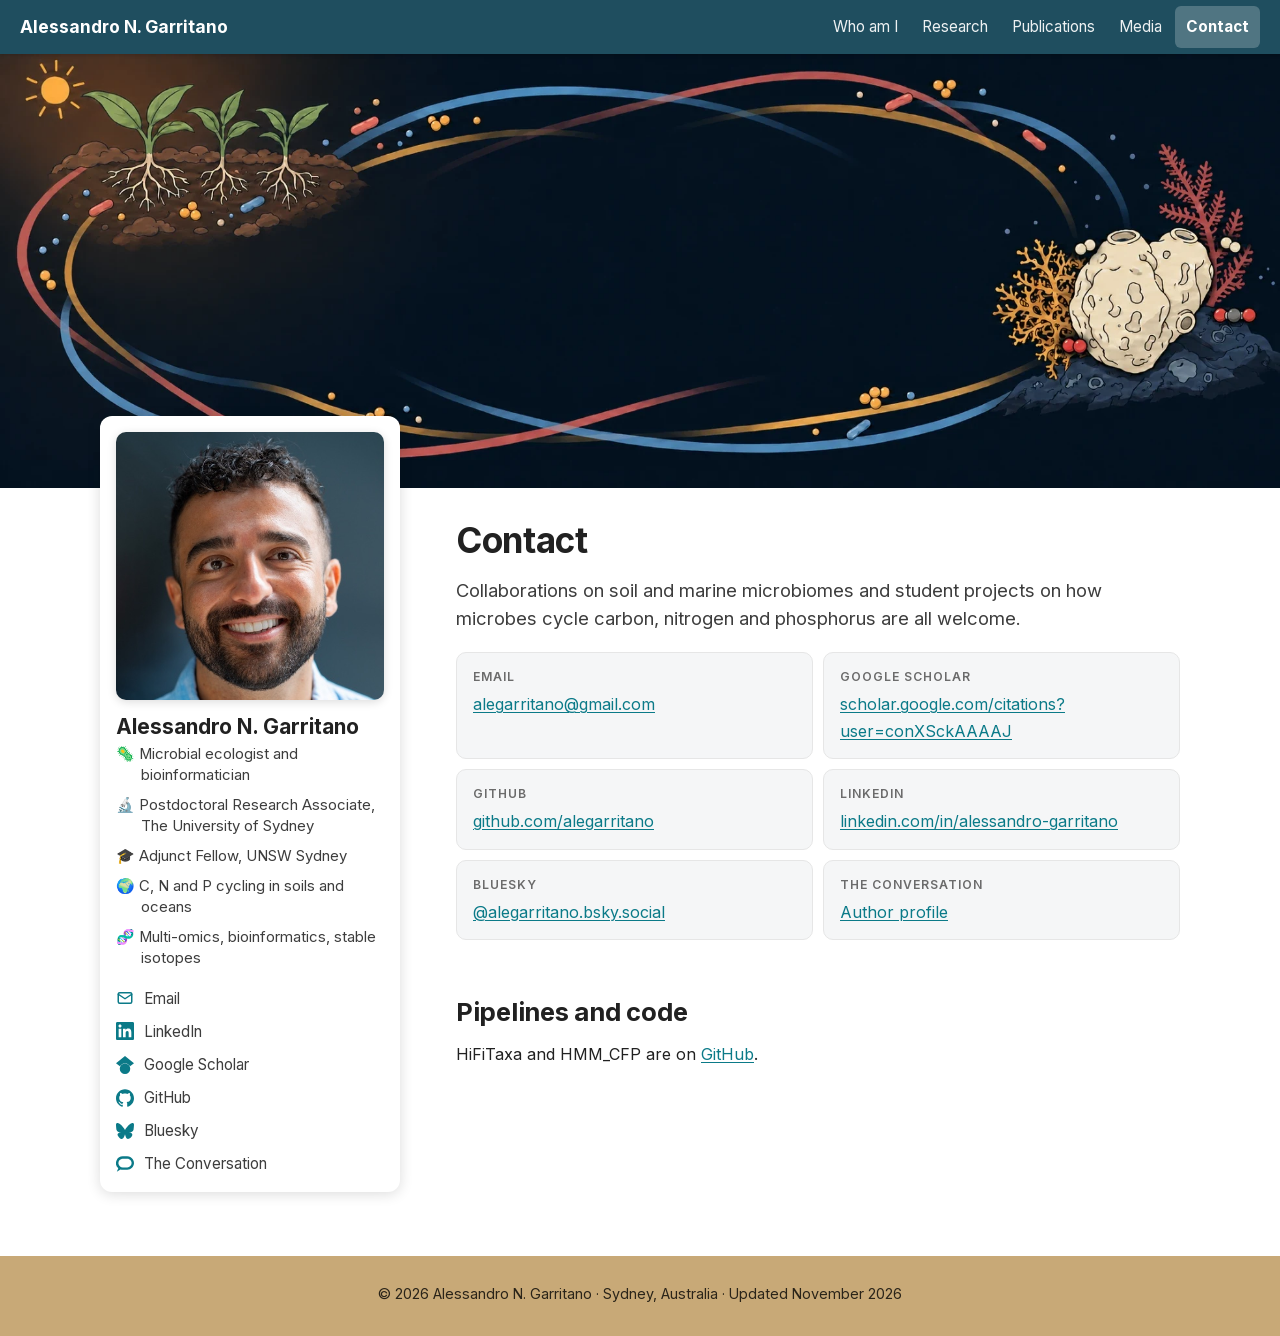
<file: contact.html>
<!doctype html>
<html lang="en-AU">
<head>
<meta charset="utf-8">
<meta name="viewport" content="width=device-width, initial-scale=1">
<title>Contact | Alessandro N. Garritano</title>
<meta name="description" content="Contact details and profiles for Alessandro N. Garritano, microbial ecologist at the University of Sydney.">
<link rel="canonical" href="https://www.alessandrogarritano.com/contact.html">
<meta property="og:type" content="website">
<meta property="og:title" content="Contact | Alessandro N. Garritano">
<meta property="og:description" content="Contact details and profiles for Alessandro N. Garritano, microbial ecologist at the University of Sydney.">
<meta property="og:url" content="https://www.alessandrogarritano.com/contact.html">
<meta property="og:image" content="https://www.alessandrogarritano.com/assets/img/portrait.jpg">
<link rel="stylesheet" href="assets/style.css?v=202611082107">
<link rel="icon" href="assets/favicon.svg" type="image/svg+xml">
</head>
<body>
<a class="skip" href="#main">Skip to content</a>
<header class="topbar">
  <div class="wrap">
    <a class="brand" href="index.html">Alessandro N. Garritano</a>
    <nav aria-label="Main"><ul>
      <li><a href="index.html">Who am I</a></li>
      <li><a href="research.html">Research</a></li>
      <li><a href="publications.html">Publications</a></li>
      <li><a href="media.html">Media</a></li>
      <li><a href="contact.html" aria-current="page">Contact</a></li>
    </ul></nav>
  </div>
</header>
<div class="strip" role="img" aria-label="Figures from the research. A tree of life coloured by carbon fixation pathway, micrographs of sponge symbionts, the graphical abstract of the Calyx sponge paper, and deep sea corals and crinoids photographed on an expedition."></div>

<main id="main"><div class="layout">
<aside class="side">
  <img class="portrait" src="assets/img/portrait.jpg" alt="Portrait of Alessandro N. Garritano" width="240" height="240">
  <p class="name">Alessandro N. Garritano</p>
  <div class="role">
    <p>🦠 Microbial ecologist and bioinformatician</p>
    <p>🔬 Postdoctoral Research Associate, The University of Sydney</p>
    <p>🎓 Adjunct Fellow, UNSW Sydney</p>
    <p>🌍 C, N and P cycling in soils and oceans</p>
    <p>🧬 Multi-omics, bioinformatics, stable isotopes</p>
  </div>
  <ul class="links">
      <li><a href="mailto:alegarritano@gmail.com"><svg aria-hidden="true" focusable="false" role="img" viewBox="0 0 24 24" xmlns="http://www.w3.org/2000/svg" class="stroke"><rect x="3" y="5" width="18" height="14" rx="2"/><path d="M3 7l9 6 9-6"/></svg><span>Email</span></a></li>
      <li><a href="https://www.linkedin.com/in/alessandro-garritano/"><svg aria-hidden="true" focusable="false" role="img" viewBox="0 0 24 24" xmlns="http://www.w3.org/2000/svg"><path d="M20.447 20.452h-3.554v-5.569c0-1.328-.027-3.037-1.852-3.037-1.853 0-2.136 1.445-2.136 2.939v5.667H9.351V9h3.414v1.561h.046c.477-.9 1.637-1.85 3.37-1.85 3.601 0 4.267 2.37 4.267 5.455v6.286zM5.337 7.433c-1.144 0-2.063-.926-2.063-2.065 0-1.138.92-2.063 2.063-2.063 1.14 0 2.064.925 2.064 2.063 0 1.139-.925 2.065-2.064 2.065zm1.782 13.019H3.555V9h3.564v11.452zM22.225 0H1.771C.792 0 0 .774 0 1.729v20.542C0 23.227.792 24 1.771 24h20.451C23.2 24 24 23.227 24 22.271V1.729C24 .774 23.2 0 22.222 0h.003z"/></svg><span>LinkedIn</span></a></li>
      <li><a href="https://scholar.google.com/citations?user=conXSckAAAAJ"><svg aria-hidden="true" focusable="false" role="img" viewBox="0 0 24 24" xmlns="http://www.w3.org/2000/svg"><path d="M5.242 13.769L0 9.5 12 0l12 9.5-5.242 4.269C17.548 11.249 14.978 9.5 12 9.5c-2.977 0-5.548 1.748-6.758 4.269zM12 10a7 7 0 1 0 0 14 7 7 0 0 0 0-14z"/></svg><span>Google Scholar</span></a></li>
      <li><a href="https://github.com/alegarritano"><svg aria-hidden="true" focusable="false" role="img" viewBox="0 0 24 24" xmlns="http://www.w3.org/2000/svg"><path d="M12 .297c-6.63 0-12 5.373-12 12 0 5.303 3.438 9.8 8.205 11.385.6.113.82-.258.82-.577 0-.285-.01-1.04-.015-2.04-3.338.724-4.042-1.61-4.042-1.61C4.422 18.07 3.633 17.7 3.633 17.7c-1.087-.744.084-.729.084-.729 1.205.084 1.838 1.236 1.838 1.236 1.07 1.835 2.809 1.305 3.495.998.108-.776.417-1.305.76-1.605-2.665-.3-5.466-1.332-5.466-5.93 0-1.31.465-2.38 1.235-3.22-.135-.303-.54-1.523.105-3.176 0 0 1.005-.322 3.3 1.23.96-.267 1.98-.399 3-.405 1.02.006 2.04.138 3 .405 2.28-1.552 3.285-1.23 3.285-1.23.645 1.653.24 2.873.12 3.176.765.84 1.23 1.91 1.23 3.22 0 4.61-2.805 5.625-5.475 5.92.42.36.81 1.096.81 2.22 0 1.606-.015 2.896-.015 3.286 0 .315.21.69.825.57C20.565 22.092 24 17.592 24 12.297c0-6.627-5.373-12-12-12"/></svg><span>GitHub</span></a></li>
      <li><a href="https://bsky.app/profile/alegarritano.bsky.social"><svg aria-hidden="true" focusable="false" role="img" viewBox="0 0 24 24" xmlns="http://www.w3.org/2000/svg"><path d="M12 10.8c-1.087-2.114-4.046-6.053-6.798-7.995C2.566.944 1.561 1.266.902 1.565.139 1.908 0 3.08 0 3.768c0 .69.378 5.65.624 6.479.815 2.736 3.713 3.66 6.383 3.364.136-.02.275-.039.415-.056-.138.022-.276.04-.415.056-3.912.58-7.387 2.005-2.83 7.078 5.013 5.19 6.87-1.113 7.823-4.308.953 3.195 2.05 9.271 7.733 4.308 4.267-4.308 1.172-6.498-2.74-7.078a8.741 8.741 0 0 1-.415-.056c.14.017.279.036.415.056 2.67.297 5.568-.628 6.383-3.364.246-.828.624-5.79.624-6.478 0-.69-.139-1.861-.902-2.206-.659-.298-1.664-.62-4.3 1.24C16.046 4.748 13.087 8.687 12 10.8Z"/></svg><span>Bluesky</span></a></li>
      <li><a href="https://theconversation.com/profiles/alessandro-n-garritano-1388811"><svg aria-hidden="true" focusable="false" role="img" viewBox="0 0 24 24" xmlns="http://www.w3.org/2000/svg"><path d="M23.996 10.543c-.131-4.91-4.289-8.773-9.2-8.773H9.005a8.997 8.997 0 0 0-5.957 15.746L1.05 22.23l4.942-2.98c.95.36 1.964.524 3.012.524h6.024c5.04 0 9.099-4.156 8.969-9.23zm-8.937 5.958H9.07c-2.587 0-5.205-2.03-5.696-4.583a5.724 5.724 0 0 1 5.63-6.874h5.99c2.586 0 5.205 2.03 5.696 4.582.688 3.667-2.095 6.875-5.63 6.875z"/></svg><span>The Conversation</span></a></li>
  </ul>
</aside>
<div class="content">
<div class="wrap prose">
  <h2 class="page-title">Contact</h2>
  <p class="lede">Collaborations on soil and marine microbiomes and student projects on how microbes cycle carbon, nitrogen and phosphorus are all welcome.</p>

  <ul class="contact-list">
    <li><span class="k">Email</span><a href="mailto:alegarritano@gmail.com">alegarritano@gmail.com</a></li>
    <li><span class="k">Google Scholar</span><a href="https://scholar.google.com/citations?user=conXSckAAAAJ">scholar.google.com/citations?user=conXSckAAAAJ</a></li>
    <li><span class="k">GitHub</span><a href="https://github.com/alegarritano">github.com/alegarritano</a></li>
    <li><span class="k">LinkedIn</span><a href="https://www.linkedin.com/in/alessandro-garritano/">linkedin.com/in/alessandro-garritano</a></li>
    <li><span class="k">Bluesky</span><a href="https://bsky.app/profile/alegarritano.bsky.social">@alegarritano.bsky.social</a></li>
    <li><span class="k">The Conversation</span><a href="https://theconversation.com/profiles/alessandro-n-garritano-1388811">Author profile</a></li>
  </ul>

  <h2>Pipelines and code</h2>
  <p>HiFiTaxa and HMM_CFP are on <a href="https://github.com/alegarritano">GitHub</a>.</p>

</div>
</div>
</div></main>

<footer class="site-footer">
  <div class="wrap">© 2026 Alessandro N. Garritano · Sydney, Australia · Updated November 2026</div>
</footer>
</body>
</html>
</file>
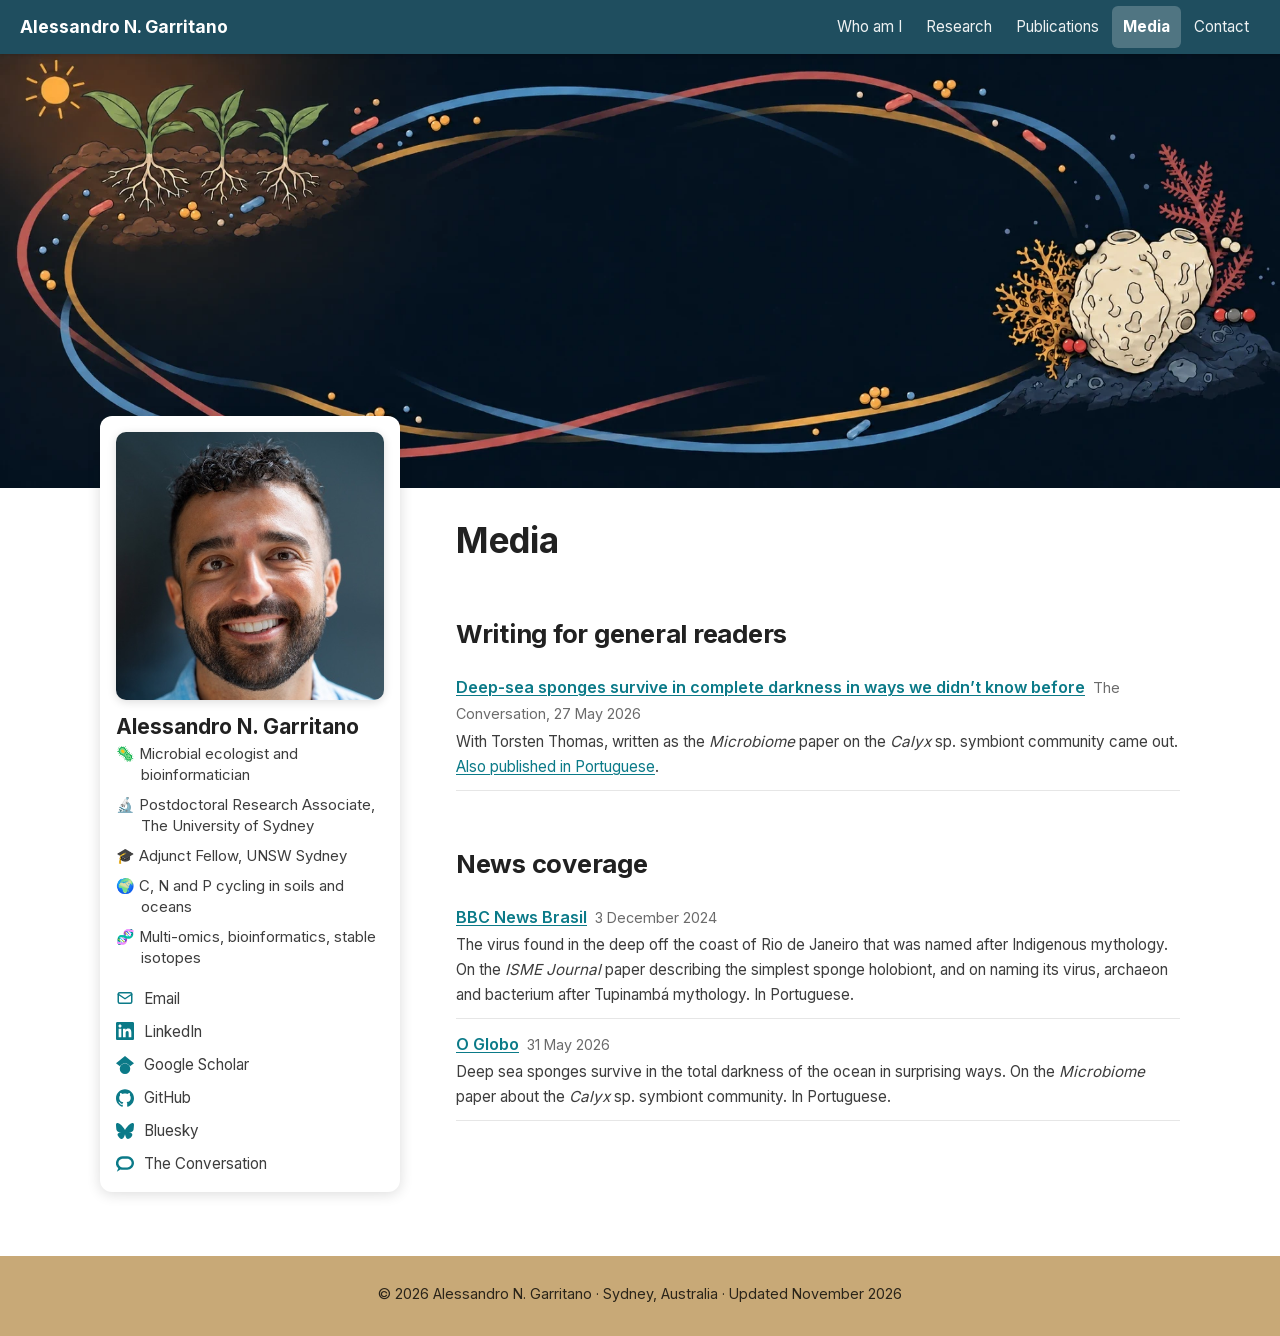
<file: media.html>
<!doctype html>
<html lang="en-AU">
<head>
<meta charset="utf-8">
<meta name="viewport" content="width=device-width, initial-scale=1">
<title>Media | Alessandro N. Garritano</title>
<meta name="description" content="News coverage, articles for general readers and attention records for the research of Alessandro N. Garritano.">
<link rel="canonical" href="https://www.alessandrogarritano.com/media.html">
<meta property="og:type" content="website">
<meta property="og:title" content="Media | Alessandro N. Garritano">
<meta property="og:description" content="News coverage, articles for general readers and attention records for the research of Alessandro N. Garritano.">
<meta property="og:url" content="https://www.alessandrogarritano.com/media.html">
<meta property="og:image" content="https://www.alessandrogarritano.com/assets/img/portrait.jpg">
<link rel="stylesheet" href="assets/style.css?v=202611082107">
<link rel="icon" href="assets/favicon.svg" type="image/svg+xml">
</head>
<body>
<a class="skip" href="#main">Skip to content</a>
<header class="topbar">
  <div class="wrap">
    <a class="brand" href="index.html">Alessandro N. Garritano</a>
    <nav aria-label="Main"><ul>
      <li><a href="index.html">Who am I</a></li>
      <li><a href="research.html">Research</a></li>
      <li><a href="publications.html">Publications</a></li>
      <li><a href="media.html" aria-current="page">Media</a></li>
      <li><a href="contact.html">Contact</a></li>
    </ul></nav>
  </div>
</header>
<div class="strip" role="img" aria-label="Figures from the research. A tree of life coloured by carbon fixation pathway, micrographs of sponge symbionts, the graphical abstract of the Calyx sponge paper, and deep sea corals and crinoids photographed on an expedition."></div>

<main id="main"><div class="layout">
<aside class="side">
  <img class="portrait" src="assets/img/portrait.jpg" alt="Portrait of Alessandro N. Garritano" width="240" height="240">
  <p class="name">Alessandro N. Garritano</p>
  <div class="role">
    <p>🦠 Microbial ecologist and bioinformatician</p>
    <p>🔬 Postdoctoral Research Associate, The University of Sydney</p>
    <p>🎓 Adjunct Fellow, UNSW Sydney</p>
    <p>🌍 C, N and P cycling in soils and oceans</p>
    <p>🧬 Multi-omics, bioinformatics, stable isotopes</p>
  </div>
  <ul class="links">
      <li><a href="mailto:alegarritano@gmail.com"><svg aria-hidden="true" focusable="false" role="img" viewBox="0 0 24 24" xmlns="http://www.w3.org/2000/svg" class="stroke"><rect x="3" y="5" width="18" height="14" rx="2"/><path d="M3 7l9 6 9-6"/></svg><span>Email</span></a></li>
      <li><a href="https://www.linkedin.com/in/alessandro-garritano/"><svg aria-hidden="true" focusable="false" role="img" viewBox="0 0 24 24" xmlns="http://www.w3.org/2000/svg"><path d="M20.447 20.452h-3.554v-5.569c0-1.328-.027-3.037-1.852-3.037-1.853 0-2.136 1.445-2.136 2.939v5.667H9.351V9h3.414v1.561h.046c.477-.9 1.637-1.85 3.37-1.85 3.601 0 4.267 2.37 4.267 5.455v6.286zM5.337 7.433c-1.144 0-2.063-.926-2.063-2.065 0-1.138.92-2.063 2.063-2.063 1.14 0 2.064.925 2.064 2.063 0 1.139-.925 2.065-2.064 2.065zm1.782 13.019H3.555V9h3.564v11.452zM22.225 0H1.771C.792 0 0 .774 0 1.729v20.542C0 23.227.792 24 1.771 24h20.451C23.2 24 24 23.227 24 22.271V1.729C24 .774 23.2 0 22.222 0h.003z"/></svg><span>LinkedIn</span></a></li>
      <li><a href="https://scholar.google.com/citations?user=conXSckAAAAJ"><svg aria-hidden="true" focusable="false" role="img" viewBox="0 0 24 24" xmlns="http://www.w3.org/2000/svg"><path d="M5.242 13.769L0 9.5 12 0l12 9.5-5.242 4.269C17.548 11.249 14.978 9.5 12 9.5c-2.977 0-5.548 1.748-6.758 4.269zM12 10a7 7 0 1 0 0 14 7 7 0 0 0 0-14z"/></svg><span>Google Scholar</span></a></li>
      <li><a href="https://github.com/alegarritano"><svg aria-hidden="true" focusable="false" role="img" viewBox="0 0 24 24" xmlns="http://www.w3.org/2000/svg"><path d="M12 .297c-6.63 0-12 5.373-12 12 0 5.303 3.438 9.8 8.205 11.385.6.113.82-.258.82-.577 0-.285-.01-1.04-.015-2.04-3.338.724-4.042-1.61-4.042-1.61C4.422 18.07 3.633 17.7 3.633 17.7c-1.087-.744.084-.729.084-.729 1.205.084 1.838 1.236 1.838 1.236 1.07 1.835 2.809 1.305 3.495.998.108-.776.417-1.305.76-1.605-2.665-.3-5.466-1.332-5.466-5.93 0-1.31.465-2.38 1.235-3.22-.135-.303-.54-1.523.105-3.176 0 0 1.005-.322 3.3 1.23.96-.267 1.98-.399 3-.405 1.02.006 2.04.138 3 .405 2.28-1.552 3.285-1.23 3.285-1.23.645 1.653.24 2.873.12 3.176.765.84 1.23 1.91 1.23 3.22 0 4.61-2.805 5.625-5.475 5.92.42.36.81 1.096.81 2.22 0 1.606-.015 2.896-.015 3.286 0 .315.21.69.825.57C20.565 22.092 24 17.592 24 12.297c0-6.627-5.373-12-12-12"/></svg><span>GitHub</span></a></li>
      <li><a href="https://bsky.app/profile/alegarritano.bsky.social"><svg aria-hidden="true" focusable="false" role="img" viewBox="0 0 24 24" xmlns="http://www.w3.org/2000/svg"><path d="M12 10.8c-1.087-2.114-4.046-6.053-6.798-7.995C2.566.944 1.561 1.266.902 1.565.139 1.908 0 3.08 0 3.768c0 .69.378 5.65.624 6.479.815 2.736 3.713 3.66 6.383 3.364.136-.02.275-.039.415-.056-.138.022-.276.04-.415.056-3.912.58-7.387 2.005-2.83 7.078 5.013 5.19 6.87-1.113 7.823-4.308.953 3.195 2.05 9.271 7.733 4.308 4.267-4.308 1.172-6.498-2.74-7.078a8.741 8.741 0 0 1-.415-.056c.14.017.279.036.415.056 2.67.297 5.568-.628 6.383-3.364.246-.828.624-5.79.624-6.478 0-.69-.139-1.861-.902-2.206-.659-.298-1.664-.62-4.3 1.24C16.046 4.748 13.087 8.687 12 10.8Z"/></svg><span>Bluesky</span></a></li>
      <li><a href="https://theconversation.com/profiles/alessandro-n-garritano-1388811"><svg aria-hidden="true" focusable="false" role="img" viewBox="0 0 24 24" xmlns="http://www.w3.org/2000/svg"><path d="M23.996 10.543c-.131-4.91-4.289-8.773-9.2-8.773H9.005a8.997 8.997 0 0 0-5.957 15.746L1.05 22.23l4.942-2.98c.95.36 1.964.524 3.012.524h6.024c5.04 0 9.099-4.156 8.969-9.23zm-8.937 5.958H9.07c-2.587 0-5.205-2.03-5.696-4.583a5.724 5.724 0 0 1 5.63-6.874h5.99c2.586 0 5.205 2.03 5.696 4.582.688 3.667-2.095 6.875-5.63 6.875z"/></svg><span>The Conversation</span></a></li>
  </ul>
</aside>
<div class="content">
<h2 class="page-title">Media</h2>

<h2 id="writing">Writing for general readers</h2>
<ul class="media-list">
  <li><span class="outlet"><a href="https://theconversation.com/deep-sea-sponges-survive-in-complete-darkness-in-ways-we-didnt-know-before-279223">Deep-sea sponges survive in complete darkness in ways we didn’t know before</a></span><span class="when">The Conversation, 27 May 2026</span>
    <span class="about">With Torsten Thomas, written as the <i>Microbiome</i> paper on the <i>Calyx</i> sp. symbiont community came out. <a href="https://theconversation.com/esponjas-de-aguas-profundas-sobrevivem-na-escuridao-total-de-maneiras-surpreendentes-284049">Also published in Portuguese</a>.</span></li>
</ul>

<h2 id="coverage">News coverage</h2>
<ul class="media-list">
  <li><span class="outlet"><a href="https://www.bbc.com/portuguese/articles/czxgx9x9vypo">BBC News Brasil</a></span><span class="when">3 December 2024</span>
    <span class="about">The virus found in the deep off the coast of Rio de Janeiro that was named after Indigenous mythology. On the <i>ISME Journal</i> paper describing the simplest sponge holobiont, and on naming its virus, archaeon and bacterium after Tupinambá mythology. In Portuguese.</span></li>
  <li><span class="outlet"><a href="https://oglobo.globo.com/mundo/clima-e-ciencia/noticia/2026/05/31/esponjas-de-aguas-profundas-sobrevivem-na-escuridao-total-do-oceano-de-maneiras-surpreendentes-entenda.ghtml">O Globo</a></span><span class="when">31 May 2026</span>
    <span class="about">Deep sea sponges survive in the total darkness of the ocean in surprising ways. On the <i>Microbiome</i> paper about the <i>Calyx</i> sp. symbiont community. In Portuguese.</span></li>
</ul>
</div>
</div></main>

<footer class="site-footer">
  <div class="wrap">© 2026 Alessandro N. Garritano · Sydney, Australia · Updated November 2026</div>
</footer>
</body>
</html>
</file>
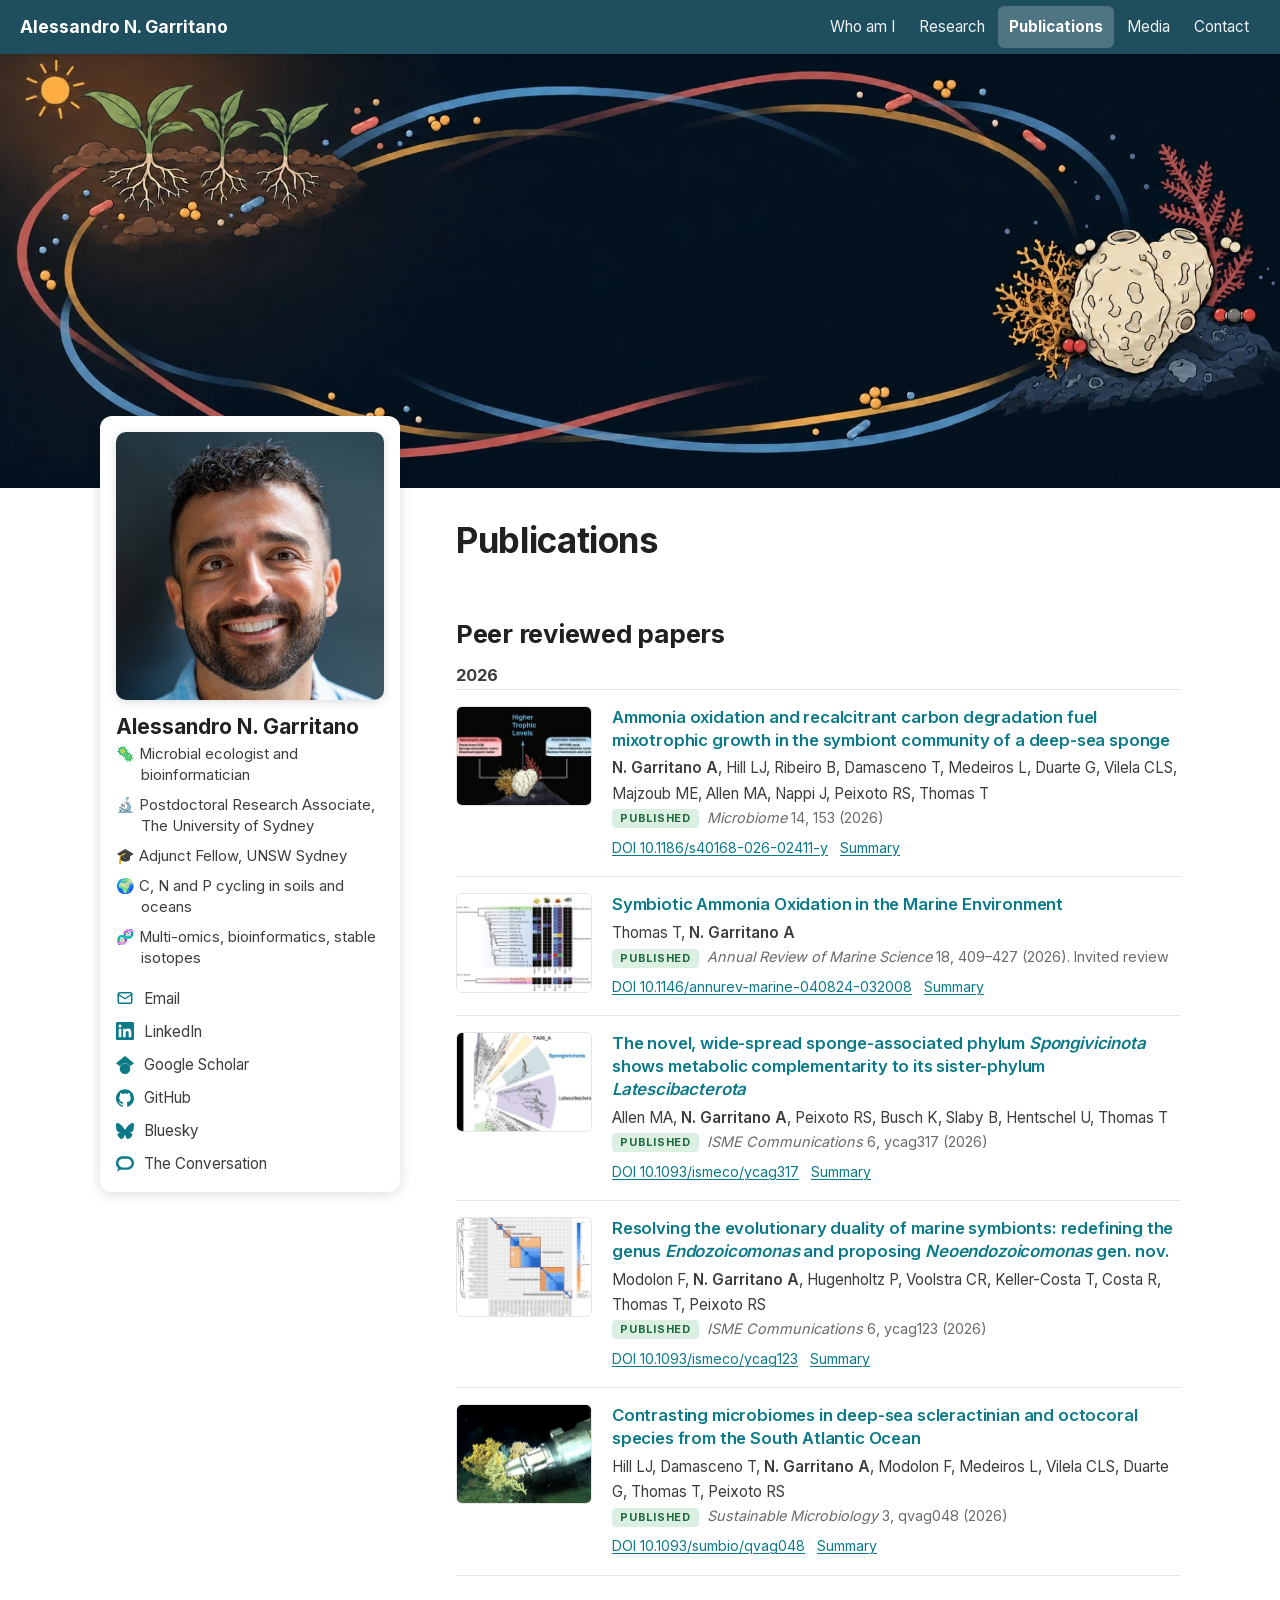
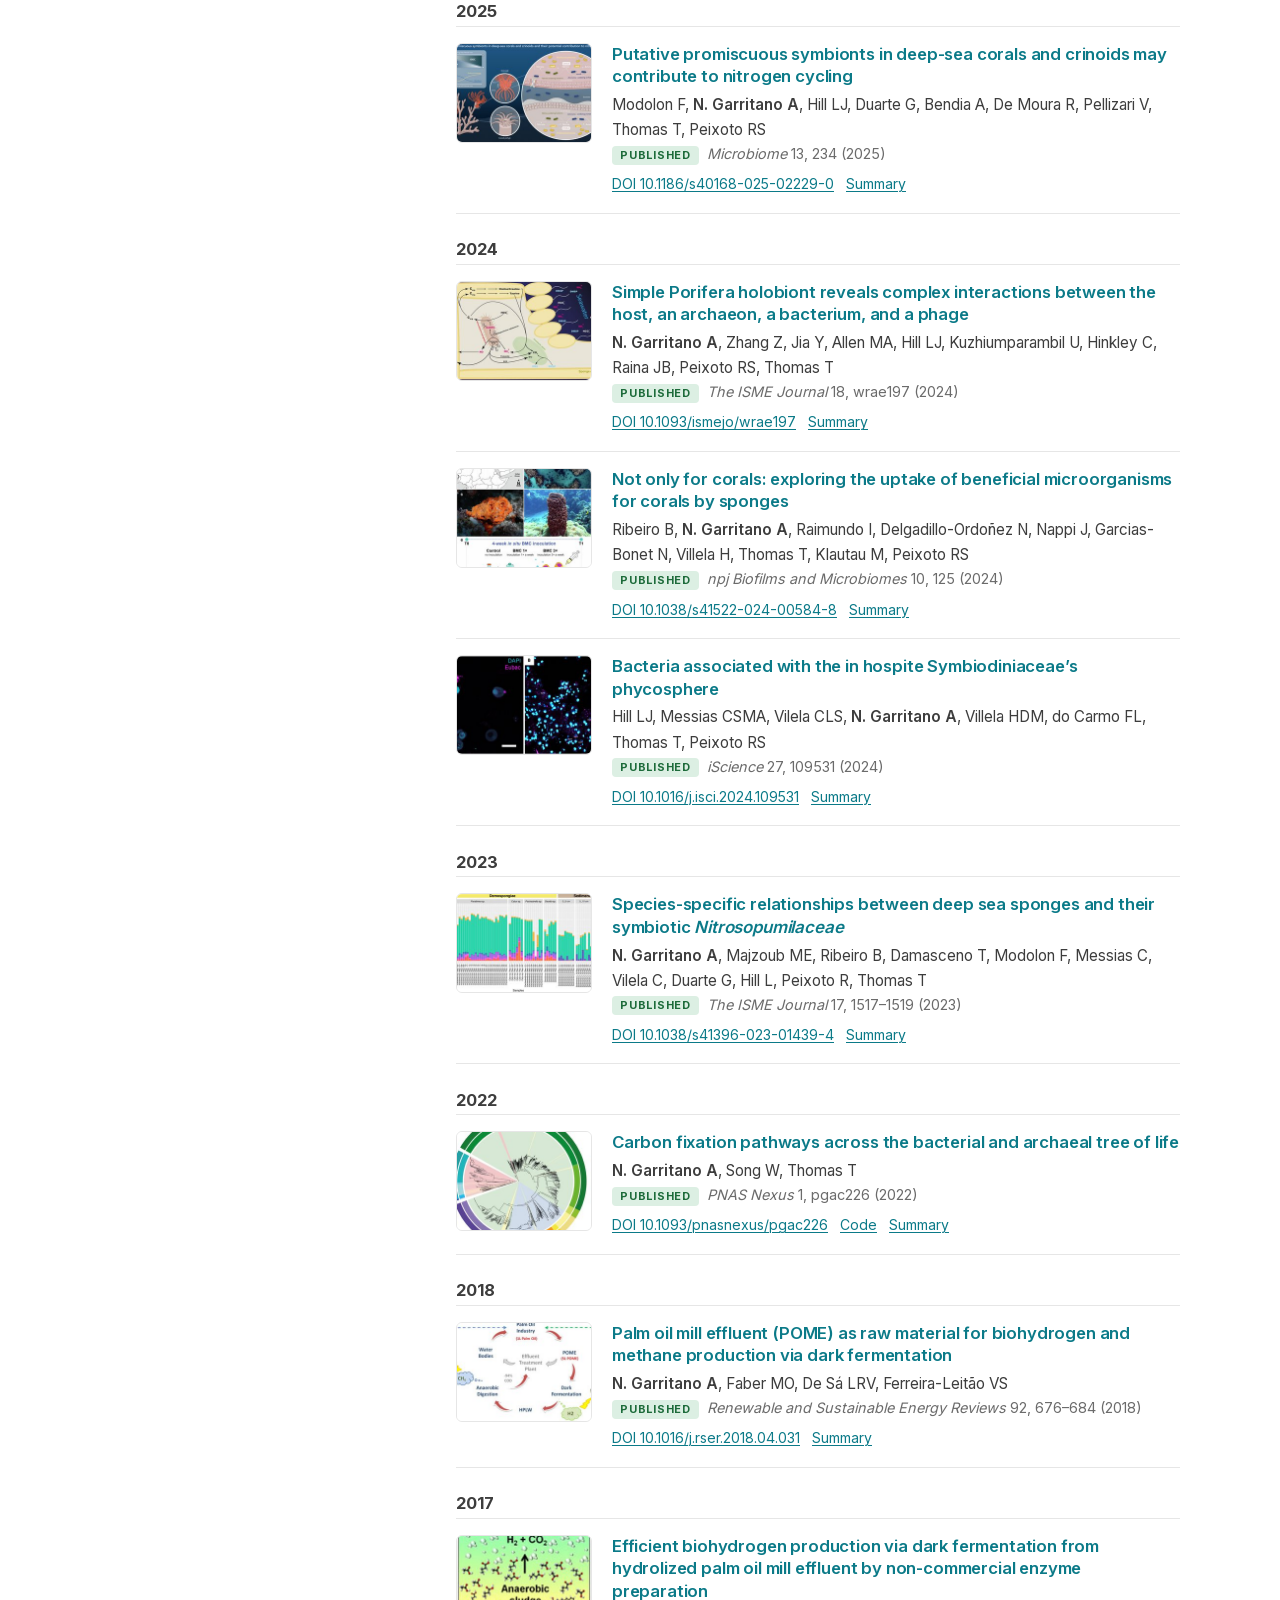
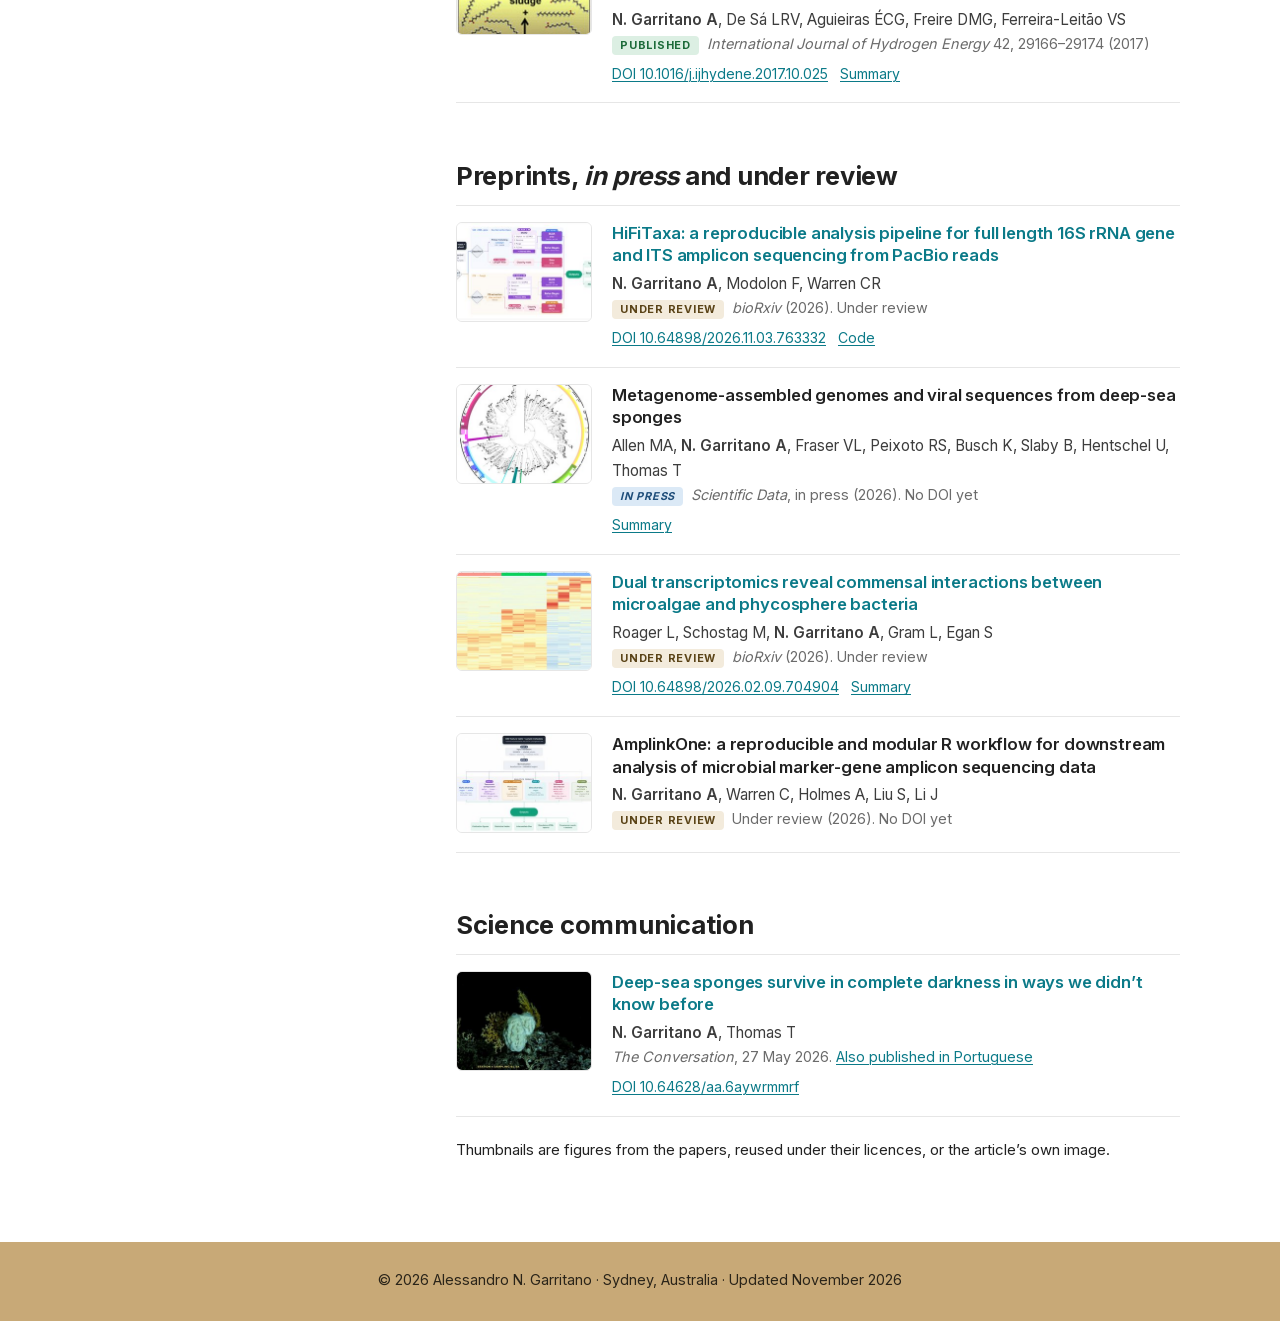
<file: publications.html>
<!doctype html>
<html lang="en-AU">
<head>
<meta charset="utf-8">
<meta name="viewport" content="width=device-width, initial-scale=1">
<title>Publications | Alessandro N. Garritano</title>
<meta name="description" content="Peer reviewed papers, preprints and science communication by Alessandro N. Garritano, with DOIs.">
<link rel="canonical" href="https://www.alessandrogarritano.com/publications.html">
<meta property="og:type" content="website">
<meta property="og:title" content="Publications | Alessandro N. Garritano">
<meta property="og:description" content="Peer reviewed papers, preprints and science communication by Alessandro N. Garritano, with DOIs.">
<meta property="og:url" content="https://www.alessandrogarritano.com/publications.html">
<meta property="og:image" content="https://www.alessandrogarritano.com/assets/img/portrait.jpg">
<link rel="stylesheet" href="assets/style.css?v=202611082107">
<link rel="icon" href="assets/favicon.svg" type="image/svg+xml">
</head>
<body>
<a class="skip" href="#main">Skip to content</a>
<header class="topbar">
  <div class="wrap">
    <a class="brand" href="index.html">Alessandro N. Garritano</a>
    <nav aria-label="Main"><ul>
      <li><a href="index.html">Who am I</a></li>
      <li><a href="research.html">Research</a></li>
      <li><a href="publications.html" aria-current="page">Publications</a></li>
      <li><a href="media.html">Media</a></li>
      <li><a href="contact.html">Contact</a></li>
    </ul></nav>
  </div>
</header>
<div class="strip" role="img" aria-label="Figures from the research. A tree of life coloured by carbon fixation pathway, micrographs of sponge symbionts, the graphical abstract of the Calyx sponge paper, and deep sea corals and crinoids photographed on an expedition."></div>

<main id="main"><div class="layout">
<aside class="side">
  <img class="portrait" src="assets/img/portrait.jpg" alt="Portrait of Alessandro N. Garritano" width="240" height="240">
  <p class="name">Alessandro N. Garritano</p>
  <div class="role">
    <p>🦠 Microbial ecologist and bioinformatician</p>
    <p>🔬 Postdoctoral Research Associate, The University of Sydney</p>
    <p>🎓 Adjunct Fellow, UNSW Sydney</p>
    <p>🌍 C, N and P cycling in soils and oceans</p>
    <p>🧬 Multi-omics, bioinformatics, stable isotopes</p>
  </div>
  <ul class="links">
      <li><a href="mailto:alegarritano@gmail.com"><svg aria-hidden="true" focusable="false" role="img" viewBox="0 0 24 24" xmlns="http://www.w3.org/2000/svg" class="stroke"><rect x="3" y="5" width="18" height="14" rx="2"/><path d="M3 7l9 6 9-6"/></svg><span>Email</span></a></li>
      <li><a href="https://www.linkedin.com/in/alessandro-garritano/"><svg aria-hidden="true" focusable="false" role="img" viewBox="0 0 24 24" xmlns="http://www.w3.org/2000/svg"><path d="M20.447 20.452h-3.554v-5.569c0-1.328-.027-3.037-1.852-3.037-1.853 0-2.136 1.445-2.136 2.939v5.667H9.351V9h3.414v1.561h.046c.477-.9 1.637-1.85 3.37-1.85 3.601 0 4.267 2.37 4.267 5.455v6.286zM5.337 7.433c-1.144 0-2.063-.926-2.063-2.065 0-1.138.92-2.063 2.063-2.063 1.14 0 2.064.925 2.064 2.063 0 1.139-.925 2.065-2.064 2.065zm1.782 13.019H3.555V9h3.564v11.452zM22.225 0H1.771C.792 0 0 .774 0 1.729v20.542C0 23.227.792 24 1.771 24h20.451C23.2 24 24 23.227 24 22.271V1.729C24 .774 23.2 0 22.222 0h.003z"/></svg><span>LinkedIn</span></a></li>
      <li><a href="https://scholar.google.com/citations?user=conXSckAAAAJ"><svg aria-hidden="true" focusable="false" role="img" viewBox="0 0 24 24" xmlns="http://www.w3.org/2000/svg"><path d="M5.242 13.769L0 9.5 12 0l12 9.5-5.242 4.269C17.548 11.249 14.978 9.5 12 9.5c-2.977 0-5.548 1.748-6.758 4.269zM12 10a7 7 0 1 0 0 14 7 7 0 0 0 0-14z"/></svg><span>Google Scholar</span></a></li>
      <li><a href="https://github.com/alegarritano"><svg aria-hidden="true" focusable="false" role="img" viewBox="0 0 24 24" xmlns="http://www.w3.org/2000/svg"><path d="M12 .297c-6.63 0-12 5.373-12 12 0 5.303 3.438 9.8 8.205 11.385.6.113.82-.258.82-.577 0-.285-.01-1.04-.015-2.04-3.338.724-4.042-1.61-4.042-1.61C4.422 18.07 3.633 17.7 3.633 17.7c-1.087-.744.084-.729.084-.729 1.205.084 1.838 1.236 1.838 1.236 1.07 1.835 2.809 1.305 3.495.998.108-.776.417-1.305.76-1.605-2.665-.3-5.466-1.332-5.466-5.93 0-1.31.465-2.38 1.235-3.22-.135-.303-.54-1.523.105-3.176 0 0 1.005-.322 3.3 1.23.96-.267 1.98-.399 3-.405 1.02.006 2.04.138 3 .405 2.28-1.552 3.285-1.23 3.285-1.23.645 1.653.24 2.873.12 3.176.765.84 1.23 1.91 1.23 3.22 0 4.61-2.805 5.625-5.475 5.92.42.36.81 1.096.81 2.22 0 1.606-.015 2.896-.015 3.286 0 .315.21.69.825.57C20.565 22.092 24 17.592 24 12.297c0-6.627-5.373-12-12-12"/></svg><span>GitHub</span></a></li>
      <li><a href="https://bsky.app/profile/alegarritano.bsky.social"><svg aria-hidden="true" focusable="false" role="img" viewBox="0 0 24 24" xmlns="http://www.w3.org/2000/svg"><path d="M12 10.8c-1.087-2.114-4.046-6.053-6.798-7.995C2.566.944 1.561 1.266.902 1.565.139 1.908 0 3.08 0 3.768c0 .69.378 5.65.624 6.479.815 2.736 3.713 3.66 6.383 3.364.136-.02.275-.039.415-.056-.138.022-.276.04-.415.056-3.912.58-7.387 2.005-2.83 7.078 5.013 5.19 6.87-1.113 7.823-4.308.953 3.195 2.05 9.271 7.733 4.308 4.267-4.308 1.172-6.498-2.74-7.078a8.741 8.741 0 0 1-.415-.056c.14.017.279.036.415.056 2.67.297 5.568-.628 6.383-3.364.246-.828.624-5.79.624-6.478 0-.69-.139-1.861-.902-2.206-.659-.298-1.664-.62-4.3 1.24C16.046 4.748 13.087 8.687 12 10.8Z"/></svg><span>Bluesky</span></a></li>
      <li><a href="https://theconversation.com/profiles/alessandro-n-garritano-1388811"><svg aria-hidden="true" focusable="false" role="img" viewBox="0 0 24 24" xmlns="http://www.w3.org/2000/svg"><path d="M23.996 10.543c-.131-4.91-4.289-8.773-9.2-8.773H9.005a8.997 8.997 0 0 0-5.957 15.746L1.05 22.23l4.942-2.98c.95.36 1.964.524 3.012.524h6.024c5.04 0 9.099-4.156 8.969-9.23zm-8.937 5.958H9.07c-2.587 0-5.205-2.03-5.696-4.583a5.724 5.724 0 0 1 5.63-6.874h5.99c2.586 0 5.205 2.03 5.696 4.582.688 3.667-2.095 6.875-5.63 6.875z"/></svg><span>The Conversation</span></a></li>
  </ul>
</aside>
<div class="content">
<h2 class="page-title">Publications</h2>

<h2 id="papers">Peer reviewed papers</h2>
<h3 class="year" id="y2026">2026</h3>
<ul class="items">
  <li class="item"><img class="thumb" src="assets/img/thumbs/p-calyx.jpg" alt="" loading="lazy" width="136" height="100"><div>
    <h3><a href="https://doi.org/10.1186/s40168-026-02411-y">Ammonia oxidation and recalcitrant carbon degradation fuel mixotrophic growth in the symbiont community of a deep-sea sponge</a></h3>
    <span class="authors"><strong>N. Garritano A</strong>, Hill LJ, Ribeiro B, Damasceno T, Medeiros L, Duarte G, Vilela CLS, Majzoub ME, Allen MA, Nappi J, Peixoto RS, Thomas T</span>
    <span class="venue"><span class="badge published">Published</span> <i>Microbiome</i> 14, 153 (2026)</span>
    <span class="links"><a href="https://doi.org/10.1186/s40168-026-02411-y">DOI 10.1186/s40168-026-02411-y</a><a href="research.html#p-calyx">Summary</a></span>
  </div></li>
  <li class="item"><img class="thumb" src="assets/img/thumbs/p-review.jpg" alt="" loading="lazy" width="136" height="100"><div>
    <h3><a href="https://doi.org/10.1146/annurev-marine-040824-032008">Symbiotic Ammonia Oxidation in the Marine Environment</a></h3>
    <span class="authors">Thomas T, <strong>N. Garritano A</strong></span>
    <span class="venue"><span class="badge published">Published</span> <i>Annual Review of Marine Science</i> 18, 409–427 (2026). Invited review</span>
    <span class="links"><a href="https://doi.org/10.1146/annurev-marine-040824-032008">DOI 10.1146/annurev-marine-040824-032008</a><a href="research.html#p-review">Summary</a></span>
  </div></li>
  <li class="item"><img class="thumb" src="assets/img/thumbs/p-spongivicinota.jpg" alt="" loading="lazy" width="136" height="100"><div>
    <h3><a href="https://doi.org/10.1093/ismeco/ycag317">The novel, wide-spread sponge-associated phylum <i>Spongivicinota</i> shows metabolic complementarity to its sister-phylum <i>Latescibacterota</i></a></h3>
    <span class="authors">Allen MA, <strong>N. Garritano A</strong>, Peixoto RS, Busch K, Slaby B, Hentschel U, Thomas T</span>
    <span class="venue"><span class="badge published">Published</span> <i>ISME Communications</i> 6, ycag317 (2026)</span>
    <span class="links"><a href="https://doi.org/10.1093/ismeco/ycag317">DOI 10.1093/ismeco/ycag317</a><a href="research.html#p-spongivicinota">Summary</a></span>
  </div></li>
  <li class="item"><img class="thumb" src="assets/img/thumbs/p-endozoicomonas.jpg" alt="" loading="lazy" width="136" height="100"><div>
    <h3><a href="https://doi.org/10.1093/ismeco/ycag123">Resolving the evolutionary duality of marine symbionts: redefining the genus <i>Endozoicomonas</i> and proposing <i>Neoendozoicomonas</i> gen. nov.</a></h3>
    <span class="authors">Modolon F, <strong>N. Garritano A</strong>, Hugenholtz P, Voolstra CR, Keller-Costa T, Costa R, Thomas T, Peixoto RS</span>
    <span class="venue"><span class="badge published">Published</span> <i>ISME Communications</i> 6, ycag123 (2026)</span>
    <span class="links"><a href="https://doi.org/10.1093/ismeco/ycag123">DOI 10.1093/ismeco/ycag123</a><a href="research.html#p-endozoicomonas">Summary</a></span>
  </div></li>
  <li class="item"><img class="thumb" src="assets/img/thumbs/p-octocorals.jpg" alt="" loading="lazy" width="136" height="100"><div>
    <h3><a href="https://doi.org/10.1093/sumbio/qvag048">Contrasting microbiomes in deep-sea scleractinian and octocoral species from the South Atlantic Ocean</a></h3>
    <span class="authors">Hill LJ, Damasceno T, <strong>N. Garritano A</strong>, Modolon F, Medeiros L, Vilela CLS, Duarte G, Thomas T, Peixoto RS</span>
    <span class="venue"><span class="badge published">Published</span> <i>Sustainable Microbiology</i> 3, qvag048 (2026)</span>
    <span class="links"><a href="https://doi.org/10.1093/sumbio/qvag048">DOI 10.1093/sumbio/qvag048</a><a href="research.html#p-octocorals">Summary</a></span>
  </div></li>
</ul>
<h3 class="year" id="y2025">2025</h3>
<ul class="items">
  <li class="item"><img class="thumb" src="assets/img/thumbs/p-crinoids.jpg" alt="" loading="lazy" width="136" height="100"><div>
    <h3><a href="https://doi.org/10.1186/s40168-025-02229-0">Putative promiscuous symbionts in deep-sea corals and crinoids may contribute to nitrogen cycling</a></h3>
    <span class="authors">Modolon F, <strong>N. Garritano A</strong>, Hill LJ, Duarte G, Bendia A, De Moura R, Pellizari V, Thomas T, Peixoto RS</span>
    <span class="venue"><span class="badge published">Published</span> <i>Microbiome</i> 13, 234 (2025)</span>
    <span class="links"><a href="https://doi.org/10.1186/s40168-025-02229-0">DOI 10.1186/s40168-025-02229-0</a><a href="research.html#p-crinoids">Summary</a></span>
  </div></li>
</ul>
<h3 class="year" id="y2024">2024</h3>
<ul class="items">
  <li class="item"><img class="thumb" src="assets/img/thumbs/p-holobiont.jpg" alt="" loading="lazy" width="136" height="100"><div>
    <h3><a href="https://doi.org/10.1093/ismejo/wrae197">Simple Porifera holobiont reveals complex interactions between the host, an archaeon, a bacterium, and a phage</a></h3>
    <span class="authors"><strong>N. Garritano A</strong>, Zhang Z, Jia Y, Allen MA, Hill LJ, Kuzhiumparambil U, Hinkley C, Raina JB, Peixoto RS, Thomas T</span>
    <span class="venue"><span class="badge published">Published</span> <i>The ISME Journal</i> 18, wrae197 (2024)</span>
    <span class="links"><a href="https://doi.org/10.1093/ismejo/wrae197">DOI 10.1093/ismejo/wrae197</a><a href="research.html#p-holobiont">Summary</a></span>
  </div></li>
  <li class="item"><img class="thumb" src="assets/img/thumbs/p-probiotics.jpg" alt="" loading="lazy" width="136" height="100"><div>
    <h3><a href="https://doi.org/10.1038/s41522-024-00584-8">Not only for corals: exploring the uptake of beneficial microorganisms for corals by sponges</a></h3>
    <span class="authors">Ribeiro B, <strong>N. Garritano A</strong>, Raimundo I, Delgadillo-Ordoñez N, Nappi J, Garcias-Bonet N, Villela H, Thomas T, Klautau M, Peixoto RS</span>
    <span class="venue"><span class="badge published">Published</span> <i>npj Biofilms and Microbiomes</i> 10, 125 (2024)</span>
    <span class="links"><a href="https://doi.org/10.1038/s41522-024-00584-8">DOI 10.1038/s41522-024-00584-8</a><a href="research.html#p-probiotics">Summary</a></span>
  </div></li>
  <li class="item"><img class="thumb" src="assets/img/thumbs/p-phycosphere.jpg" alt="" loading="lazy" width="136" height="100"><div>
    <h3><a href="https://doi.org/10.1016/j.isci.2024.109531">Bacteria associated with the in hospite Symbiodiniaceae’s phycosphere</a></h3>
    <span class="authors">Hill LJ, Messias CSMA, Vilela CLS, <strong>N. Garritano A</strong>, Villela HDM, do Carmo FL, Thomas T, Peixoto RS</span>
    <span class="venue"><span class="badge published">Published</span> <i>iScience</i> 27, 109531 (2024)</span>
    <span class="links"><a href="https://doi.org/10.1016/j.isci.2024.109531">DOI 10.1016/j.isci.2024.109531</a><a href="research.html#p-phycosphere">Summary</a></span>
  </div></li>
</ul>
<h3 class="year" id="y2023">2023</h3>
<ul class="items">
  <li class="item"><img class="thumb" src="assets/img/thumbs/p-species.jpg" alt="" loading="lazy" width="136" height="100"><div>
    <h3><a href="https://doi.org/10.1038/s41396-023-01439-4">Species-specific relationships between deep sea sponges and their symbiotic <i>Nitrosopumilaceae</i></a></h3>
    <span class="authors"><strong>N. Garritano A</strong>, Majzoub ME, Ribeiro B, Damasceno T, Modolon F, Messias C, Vilela C, Duarte G, Hill L, Peixoto R, Thomas T</span>
    <span class="venue"><span class="badge published">Published</span> <i>The ISME Journal</i> 17, 1517–1519 (2023)</span>
    <span class="links"><a href="https://doi.org/10.1038/s41396-023-01439-4">DOI 10.1038/s41396-023-01439-4</a><a href="research.html#p-species">Summary</a></span>
  </div></li>
</ul>
<h3 class="year" id="y2022">2022</h3>
<ul class="items">
  <li class="item"><img class="thumb" src="assets/img/thumbs/p-cfp.jpg" alt="" loading="lazy" width="136" height="100"><div>
    <h3><a href="https://doi.org/10.1093/pnasnexus/pgac226">Carbon fixation pathways across the bacterial and archaeal tree of life</a></h3>
    <span class="authors"><strong>N. Garritano A</strong>, Song W, Thomas T</span>
    <span class="venue"><span class="badge published">Published</span> <i>PNAS Nexus</i> 1, pgac226 (2022)</span>
    <span class="links"><a href="https://doi.org/10.1093/pnasnexus/pgac226">DOI 10.1093/pnasnexus/pgac226</a><a href="https://github.com/alegarritano/HMM_CFP">Code</a><a href="research.html#p-cfp">Summary</a></span>
  </div></li>
</ul>
<h3 class="year" id="y2018">2018</h3>
<ul class="items">
  <li class="item"><img class="thumb" src="assets/img/thumbs/p-pome-review.jpg" alt="" loading="lazy" width="136" height="100"><div>
    <h3><a href="https://doi.org/10.1016/j.rser.2018.04.031">Palm oil mill effluent (POME) as raw material for biohydrogen and methane production via dark fermentation</a></h3>
    <span class="authors"><strong>N. Garritano A</strong>, Faber MO, De Sá LRV, Ferreira-Leitão VS</span>
    <span class="venue"><span class="badge published">Published</span> <i>Renewable and Sustainable Energy Reviews</i> 92, 676–684 (2018)</span>
    <span class="links"><a href="https://doi.org/10.1016/j.rser.2018.04.031">DOI 10.1016/j.rser.2018.04.031</a><a href="research.html#p-pome-review">Summary</a></span>
  </div></li>
</ul>
<h3 class="year" id="y2017">2017</h3>
<ul class="items">
  <li class="item"><img class="thumb" src="assets/img/thumbs/p-pome-h2.jpg" alt="" loading="lazy" width="136" height="100"><div>
    <h3><a href="https://doi.org/10.1016/j.ijhydene.2017.10.025">Efficient biohydrogen production via dark fermentation from hydrolized palm oil mill effluent by non-commercial enzyme preparation</a></h3>
    <span class="authors"><strong>N. Garritano A</strong>, De Sá LRV, Aguieiras ÉCG, Freire DMG, Ferreira-Leitão VS</span>
    <span class="venue"><span class="badge published">Published</span> <i>International Journal of Hydrogen Energy</i> 42, 29166–29174 (2017)</span>
    <span class="links"><a href="https://doi.org/10.1016/j.ijhydene.2017.10.025">DOI 10.1016/j.ijhydene.2017.10.025</a><a href="research.html#p-pome-h2">Summary</a></span>
  </div></li>
</ul>

<h2 id="preprints">Preprints, <i>in press</i> and under review</h2>
<ul class="items">
  <li class="item"><img class="thumb" src="assets/img/thumbs/p-hifitaxa.jpg" alt="" loading="lazy" width="136" height="100"><div>
    <h3><a href="https://doi.org/10.64898/2026.11.03.763332">HiFiTaxa: a reproducible analysis pipeline for full length 16S rRNA gene and ITS amplicon sequencing from PacBio reads</a></h3>
    <span class="authors"><strong>N. Garritano A</strong>, Modolon F, Warren CR</span>
    <span class="venue"><span class="badge review">Under review</span> <i>bioRxiv</i> (2026). Under review</span>
    <span class="links"><a href="https://doi.org/10.64898/2026.11.03.763332">DOI 10.64898/2026.11.03.763332</a><a href="https://github.com/alegarritano/HiFiTaxa">Code</a></span>
  </div></li>
  <li class="item"><img class="thumb" src="assets/img/thumbs/p-scidata.jpg" alt="" loading="lazy" width="136" height="100"><div>
    <h3>Metagenome-assembled genomes and viral sequences from deep-sea sponges</h3>
    <span class="authors">Allen MA, <strong>N. Garritano A</strong>, Fraser VL, Peixoto RS, Busch K, Slaby B, Hentschel U, Thomas T</span>
    <span class="venue"><span class="badge accepted"><i>In press</i></span> <i>Scientific Data</i>, in press (2026). No DOI yet</span>
    <span class="links"><a href="research.html#p-scidata">Summary</a></span>
  </div></li>
  <li class="item"><img class="thumb" src="assets/img/thumbs/p-roager.jpg" alt="" loading="lazy" width="136" height="100"><div>
    <h3><a href="https://doi.org/10.64898/2026.02.09.704904">Dual transcriptomics reveal commensal interactions between microalgae and phycosphere bacteria</a></h3>
    <span class="authors">Roager L, Schostag M, <strong>N. Garritano A</strong>, Gram L, Egan S</span>
    <span class="venue"><span class="badge review">Under review</span> <i>bioRxiv</i> (2026). Under review</span>
    <span class="links"><a href="https://doi.org/10.64898/2026.02.09.704904">DOI 10.64898/2026.02.09.704904</a><a href="research.html#p-roager">Summary</a></span>
  </div></li>
  <li class="item"><img class="thumb" src="assets/img/thumbs/p-amplinkone.jpg" alt="" loading="lazy" width="136" height="100"><div>
    <h3>AmplinkOne: a reproducible and modular R workflow for downstream analysis of microbial marker-gene amplicon sequencing data</h3>
    <span class="authors"><strong>N. Garritano A</strong>, Warren C, Holmes A, Liu S, Li J</span>
    <span class="venue"><span class="badge review">Under review</span> Under review (2026). No DOI yet</span>
  </div></li>
</ul>

<h2 id="writing">Science communication</h2>
<ul class="items">
  <li class="item"><img class="thumb" src="assets/img/thumbs/p-conversation.jpg" alt="" loading="lazy" width="136" height="100"><div>
    <h3><a href="https://theconversation.com/deep-sea-sponges-survive-in-complete-darkness-in-ways-we-didnt-know-before-279223">Deep-sea sponges survive in complete darkness in ways we didn’t know before</a></h3>
    <span class="authors"><strong>N. Garritano A</strong>, Thomas T</span>
    <span class="venue"><i>The Conversation</i>, 27 May 2026. <a href="https://theconversation.com/esponjas-de-aguas-profundas-sobrevivem-na-escuridao-total-de-maneiras-surpreendentes-284049">Also published in Portuguese</a></span>
    <span class="links"><a href="https://doi.org/10.64628/aa.6aywrmmrf">DOI 10.64628/aa.6aywrmmrf</a></span>
  </div></li>
</ul>
<p class="small" style="margin-top:1.4em">Thumbnails are figures from the papers, reused under their licences, or the article’s own image.</p>
</div>
</div></main>

<footer class="site-footer">
  <div class="wrap">© 2026 Alessandro N. Garritano · Sydney, Australia · Updated November 2026</div>
</footer>
</body>
</html>
</file>
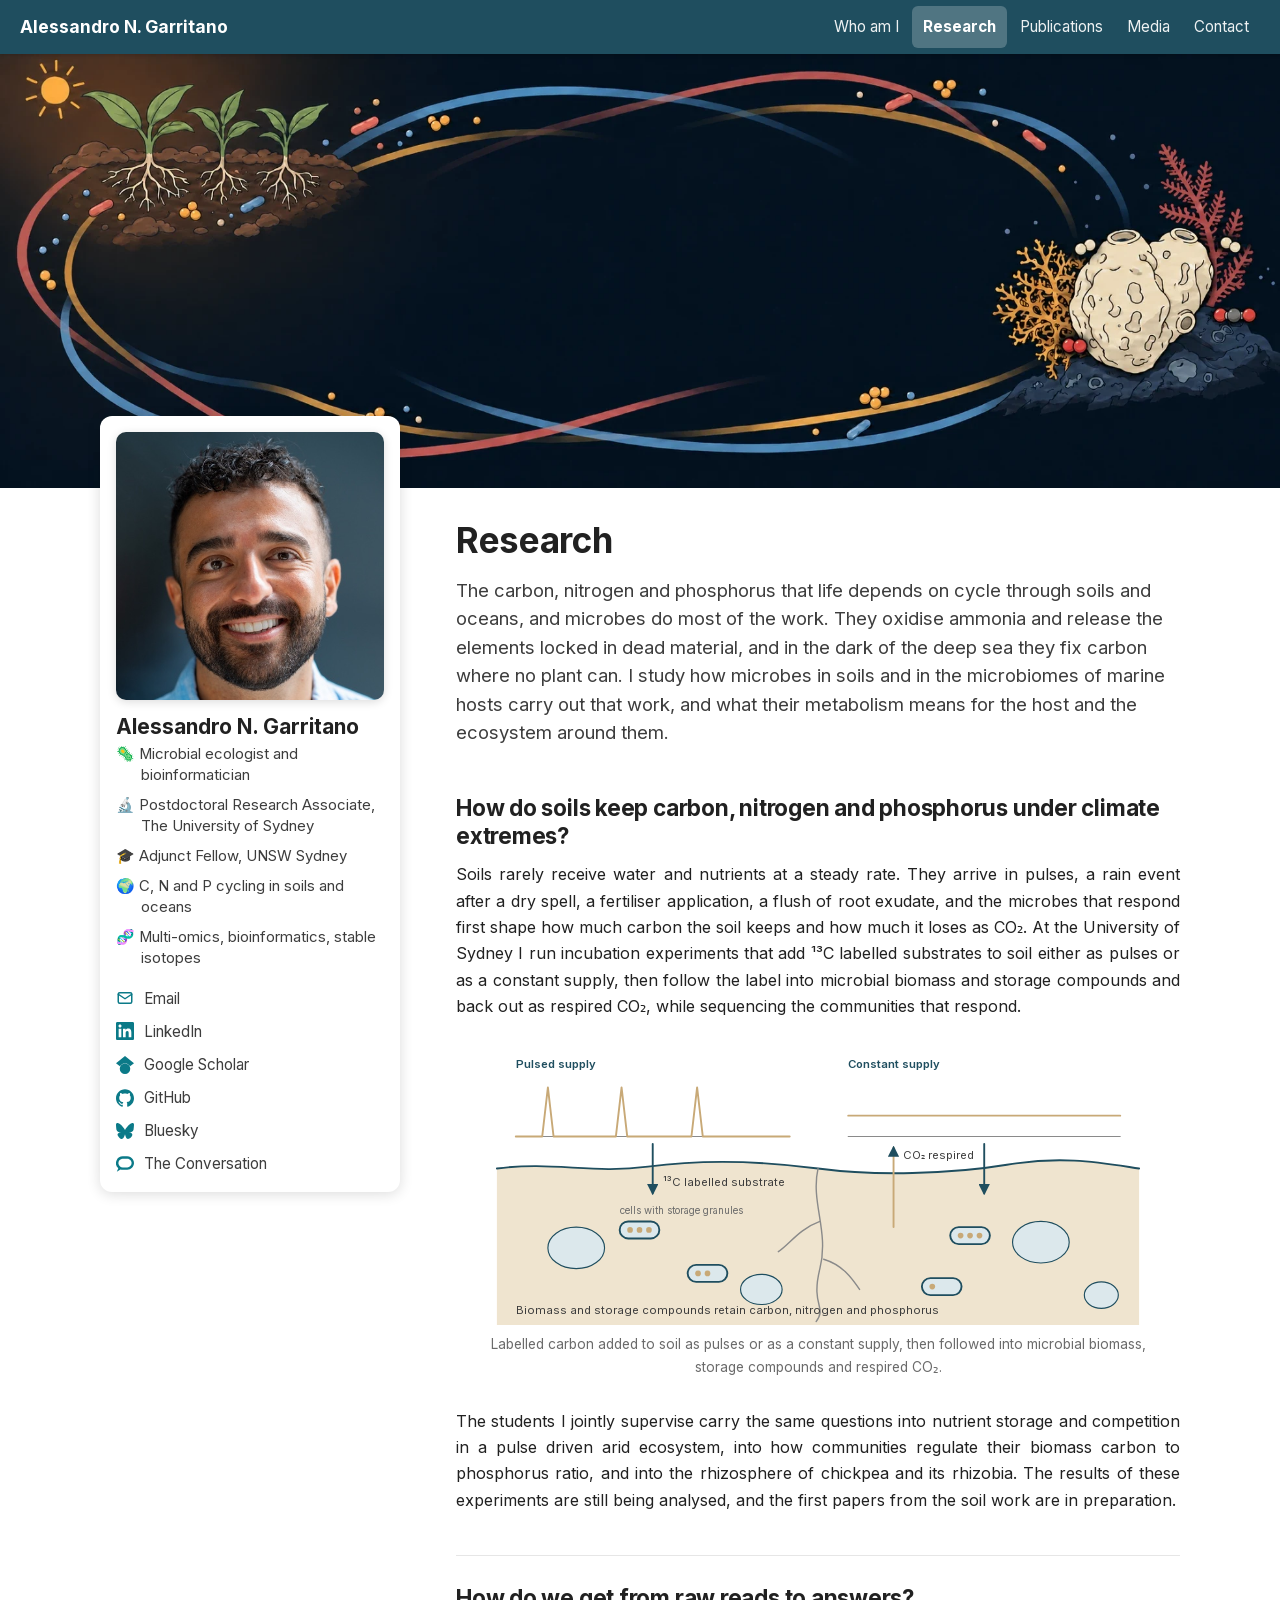
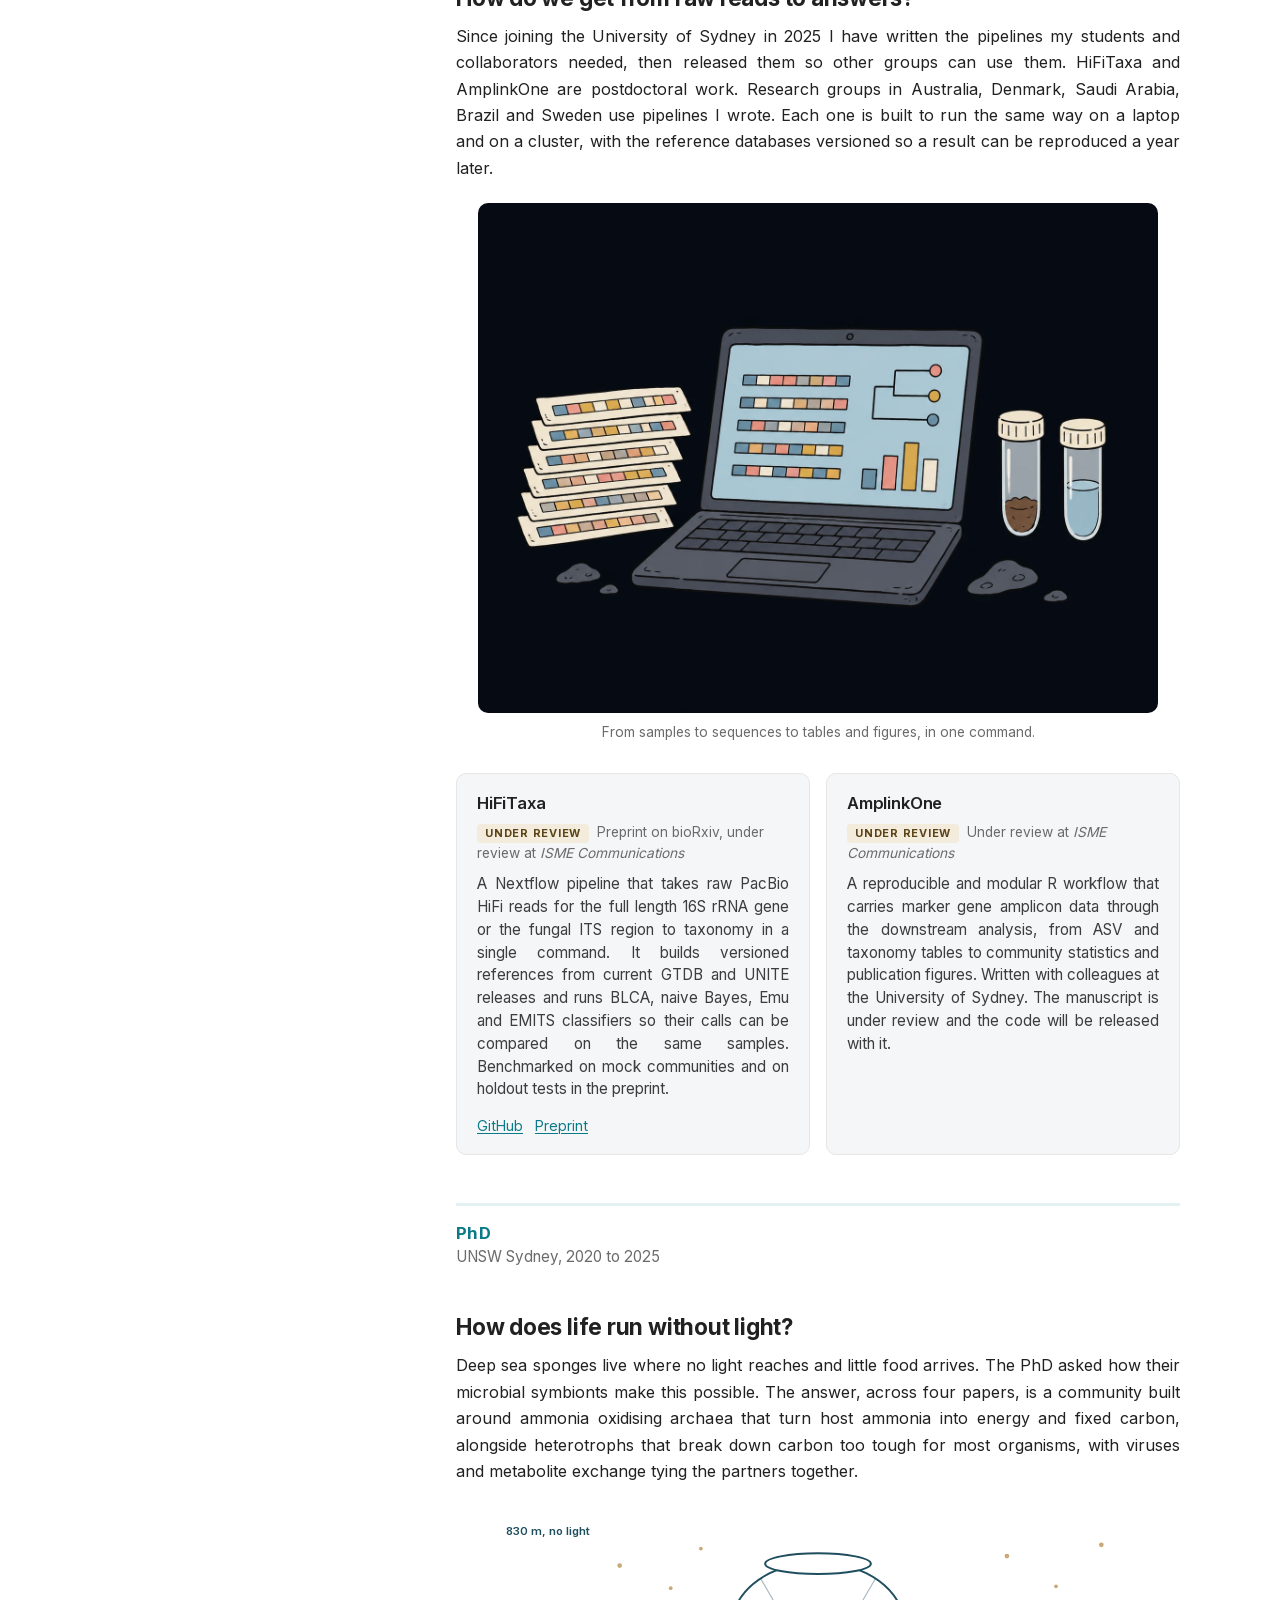
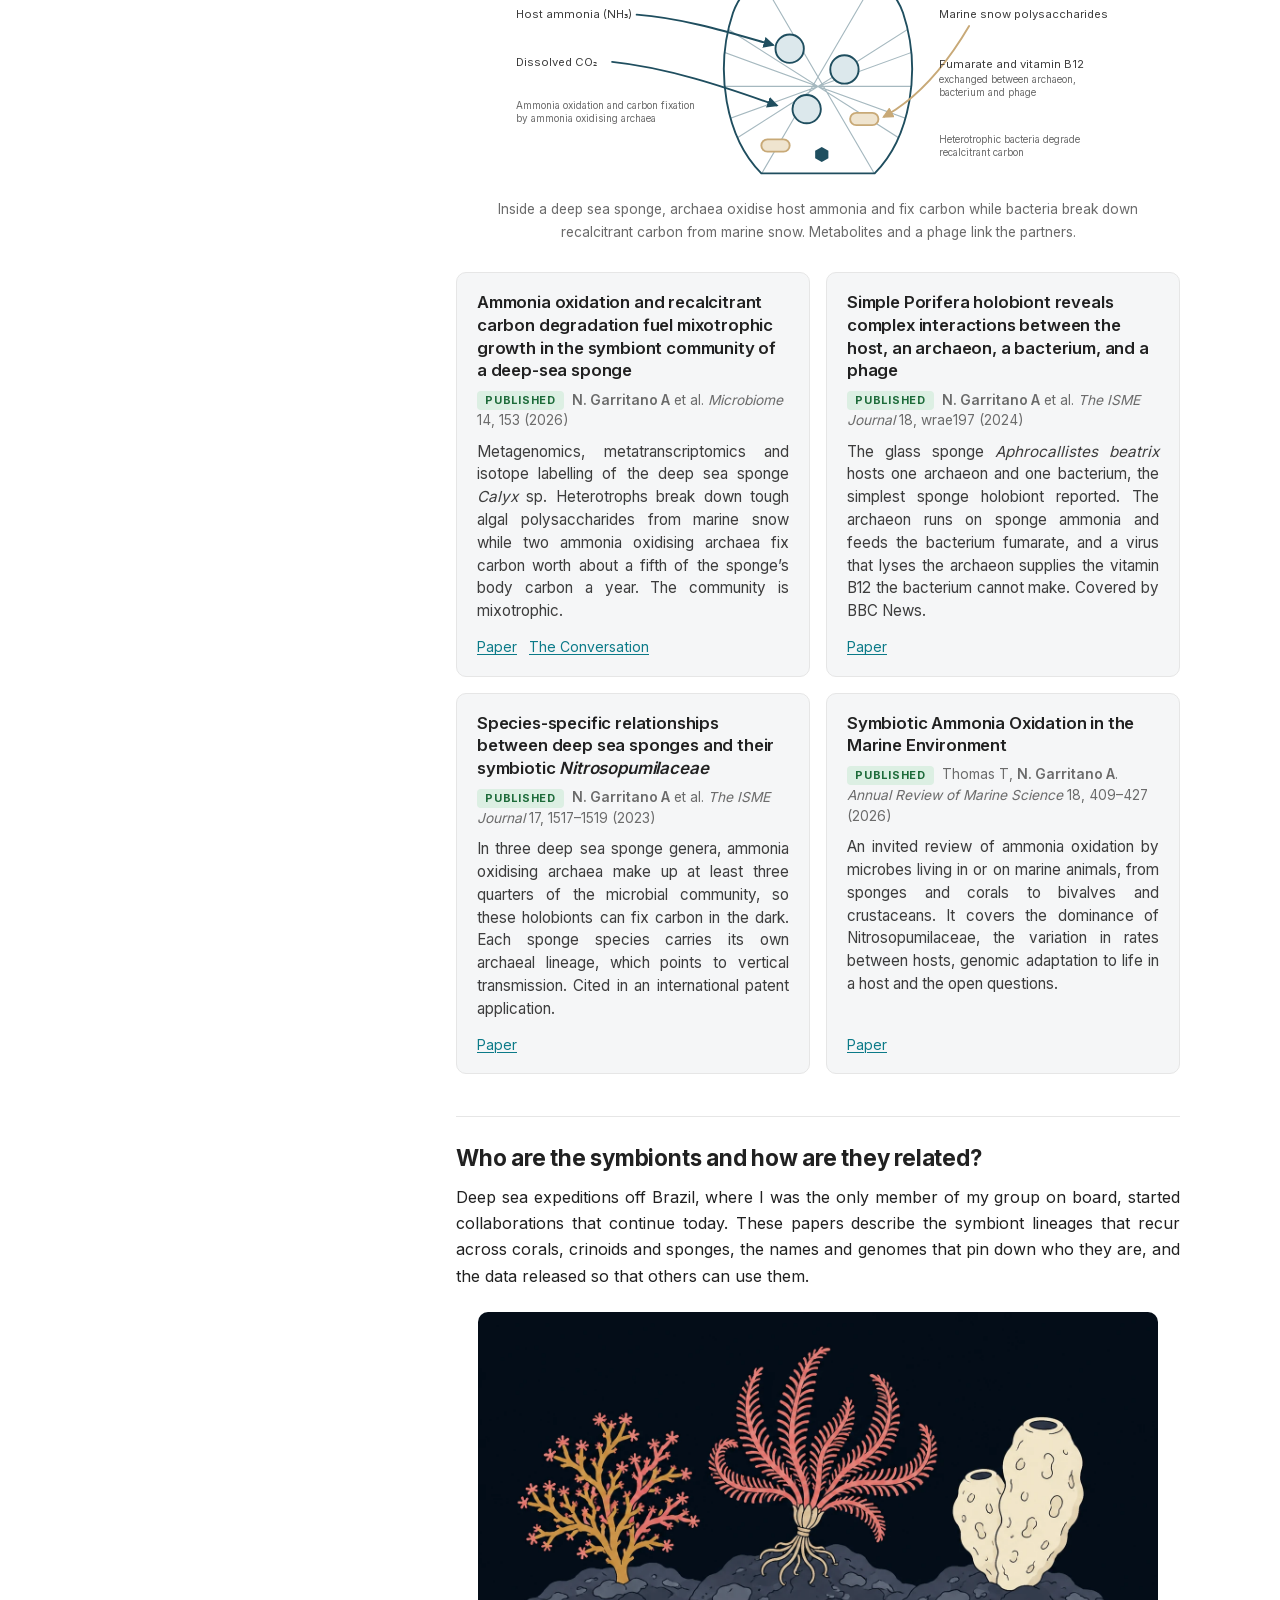
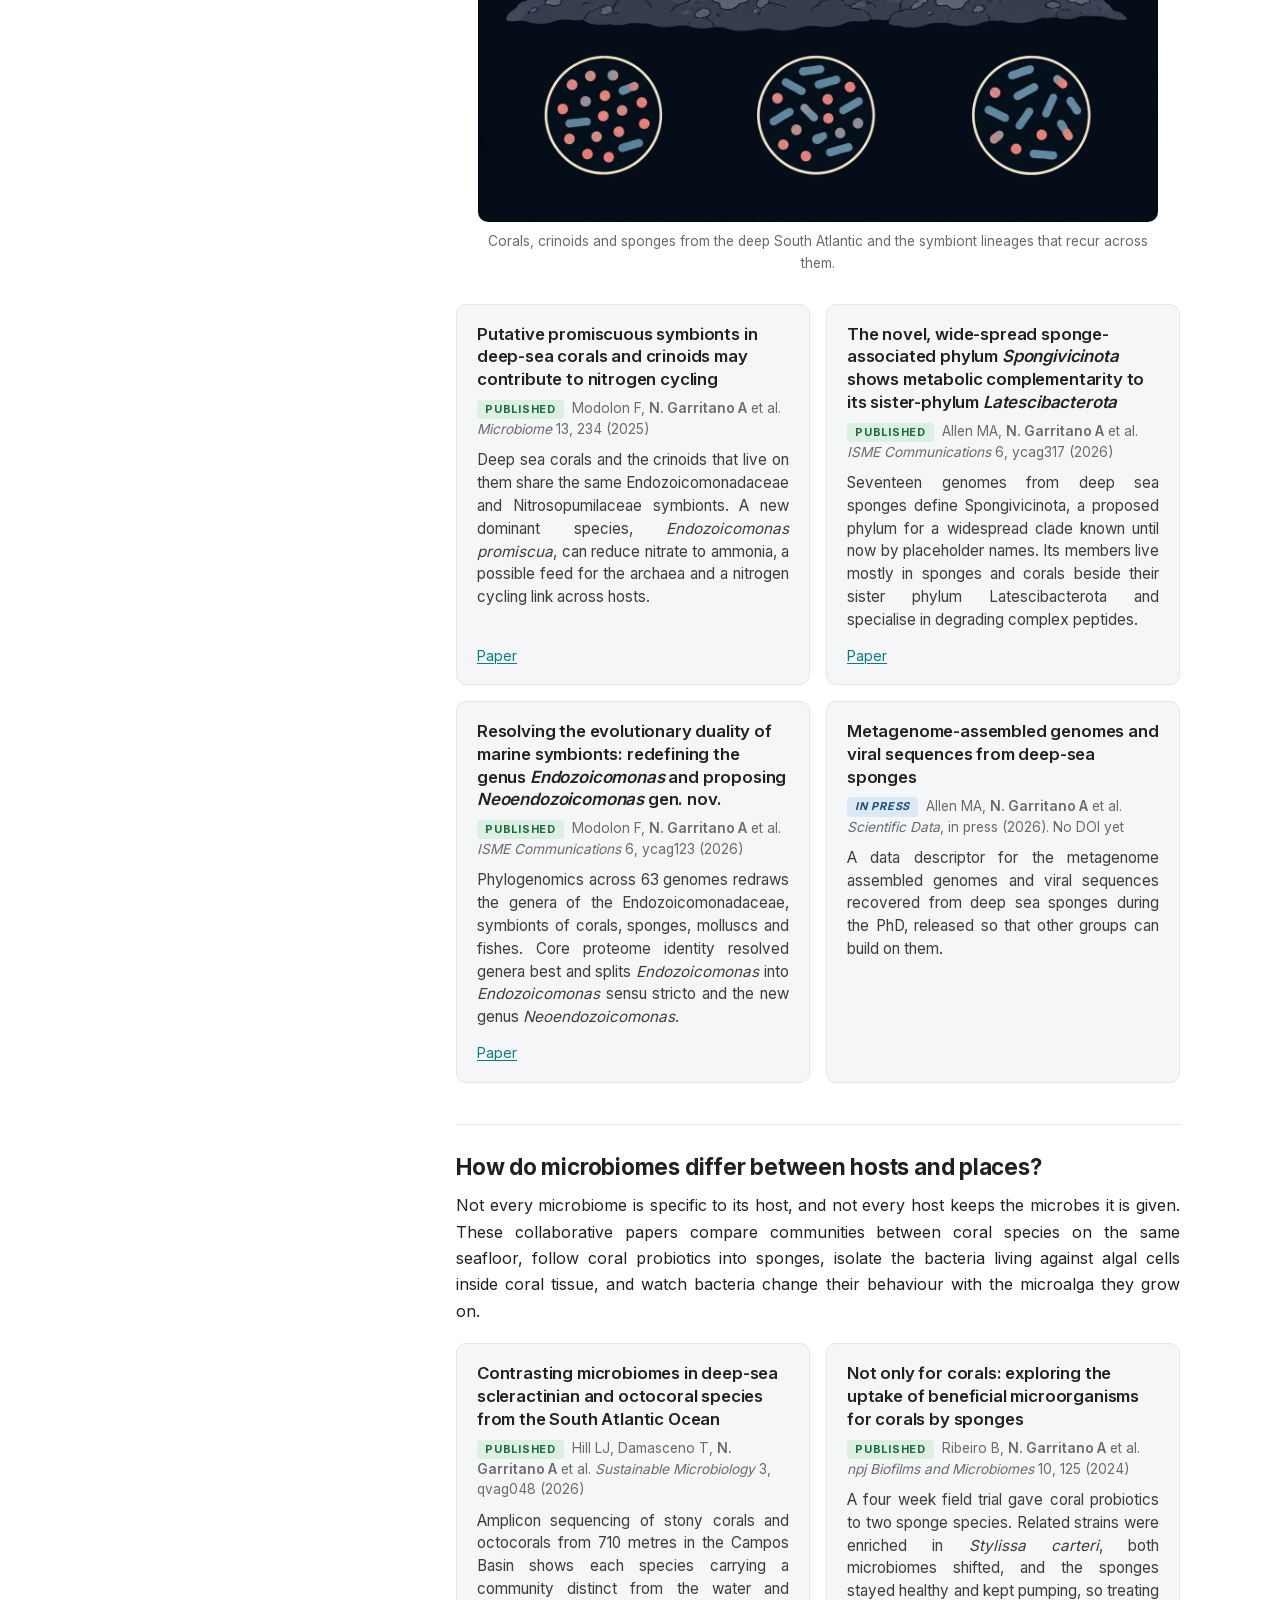
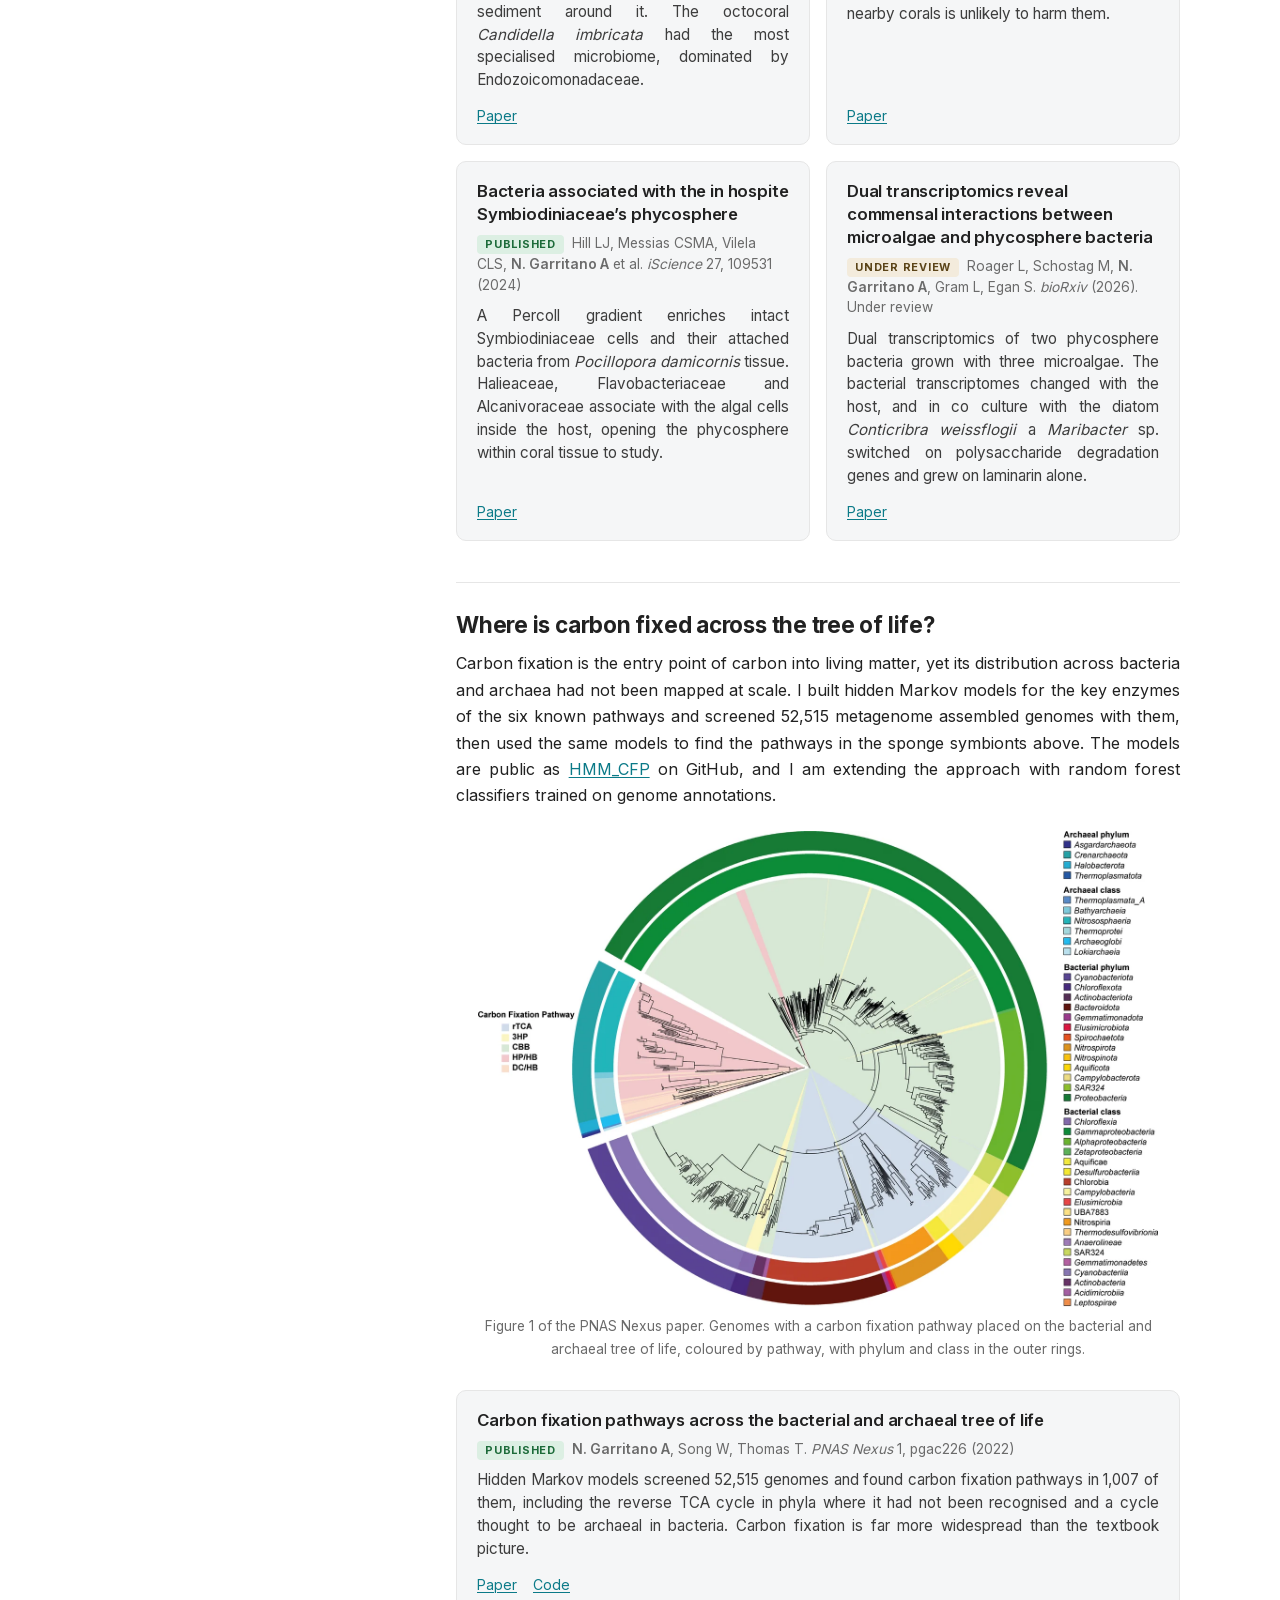
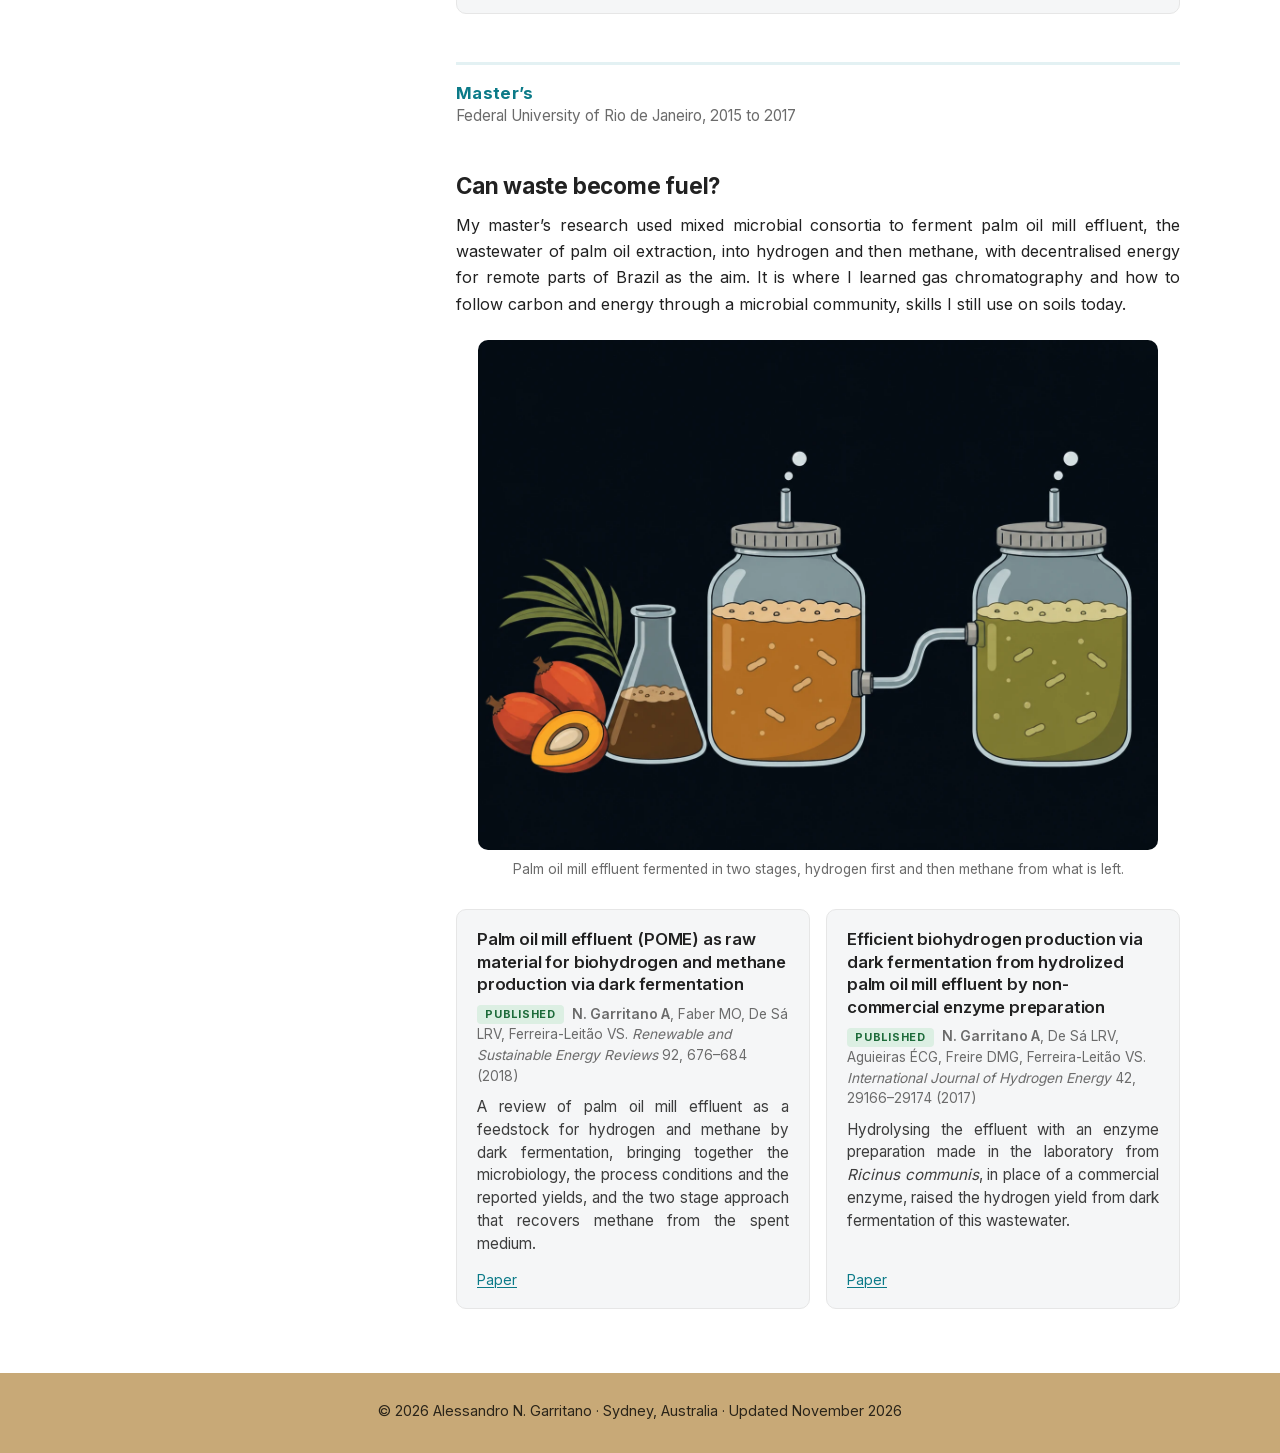
<file: research.html>
<!doctype html>
<html lang="en-AU">
<head>
<meta charset="utf-8">
<meta name="viewport" content="width=device-width, initial-scale=1">
<title>Research | Alessandro N. Garritano</title>
<meta name="description" content="Research of Alessandro Garritano by career stage. Current work on soil carbon and phosphorus storage and on sequencing pipelines, a PhD on how deep sea sponges feed in the dark, and a master&#x27;s on biohydrogen from palm oil waste.">
<link rel="canonical" href="https://www.alessandrogarritano.com/research.html">
<meta property="og:type" content="website">
<meta property="og:title" content="Research | Alessandro N. Garritano">
<meta property="og:description" content="Research of Alessandro Garritano by career stage. Current work on soil carbon and phosphorus storage and on sequencing pipelines, a PhD on how deep sea sponges feed in the dark, and a master&#x27;s on biohydrogen from palm oil waste.">
<meta property="og:url" content="https://www.alessandrogarritano.com/research.html">
<meta property="og:image" content="https://www.alessandrogarritano.com/assets/img/portrait.jpg">
<link rel="stylesheet" href="assets/style.css?v=202611082107">
<link rel="icon" href="assets/favicon.svg" type="image/svg+xml">
</head>
<body>
<a class="skip" href="#main">Skip to content</a>
<header class="topbar">
  <div class="wrap">
    <a class="brand" href="index.html">Alessandro N. Garritano</a>
    <nav aria-label="Main"><ul>
      <li><a href="index.html">Who am I</a></li>
      <li><a href="research.html" aria-current="page">Research</a></li>
      <li><a href="publications.html">Publications</a></li>
      <li><a href="media.html">Media</a></li>
      <li><a href="contact.html">Contact</a></li>
    </ul></nav>
  </div>
</header>
<div class="strip" role="img" aria-label="Figures from the research. A tree of life coloured by carbon fixation pathway, micrographs of sponge symbionts, the graphical abstract of the Calyx sponge paper, and deep sea corals and crinoids photographed on an expedition."></div>

<main id="main"><div class="layout">
<aside class="side">
  <img class="portrait" src="assets/img/portrait.jpg" alt="Portrait of Alessandro N. Garritano" width="240" height="240">
  <p class="name">Alessandro N. Garritano</p>
  <div class="role">
    <p>🦠 Microbial ecologist and bioinformatician</p>
    <p>🔬 Postdoctoral Research Associate, The University of Sydney</p>
    <p>🎓 Adjunct Fellow, UNSW Sydney</p>
    <p>🌍 C, N and P cycling in soils and oceans</p>
    <p>🧬 Multi-omics, bioinformatics, stable isotopes</p>
  </div>
  <ul class="links">
      <li><a href="mailto:alegarritano@gmail.com"><svg aria-hidden="true" focusable="false" role="img" viewBox="0 0 24 24" xmlns="http://www.w3.org/2000/svg" class="stroke"><rect x="3" y="5" width="18" height="14" rx="2"/><path d="M3 7l9 6 9-6"/></svg><span>Email</span></a></li>
      <li><a href="https://www.linkedin.com/in/alessandro-garritano/"><svg aria-hidden="true" focusable="false" role="img" viewBox="0 0 24 24" xmlns="http://www.w3.org/2000/svg"><path d="M20.447 20.452h-3.554v-5.569c0-1.328-.027-3.037-1.852-3.037-1.853 0-2.136 1.445-2.136 2.939v5.667H9.351V9h3.414v1.561h.046c.477-.9 1.637-1.85 3.37-1.85 3.601 0 4.267 2.37 4.267 5.455v6.286zM5.337 7.433c-1.144 0-2.063-.926-2.063-2.065 0-1.138.92-2.063 2.063-2.063 1.14 0 2.064.925 2.064 2.063 0 1.139-.925 2.065-2.064 2.065zm1.782 13.019H3.555V9h3.564v11.452zM22.225 0H1.771C.792 0 0 .774 0 1.729v20.542C0 23.227.792 24 1.771 24h20.451C23.2 24 24 23.227 24 22.271V1.729C24 .774 23.2 0 22.222 0h.003z"/></svg><span>LinkedIn</span></a></li>
      <li><a href="https://scholar.google.com/citations?user=conXSckAAAAJ"><svg aria-hidden="true" focusable="false" role="img" viewBox="0 0 24 24" xmlns="http://www.w3.org/2000/svg"><path d="M5.242 13.769L0 9.5 12 0l12 9.5-5.242 4.269C17.548 11.249 14.978 9.5 12 9.5c-2.977 0-5.548 1.748-6.758 4.269zM12 10a7 7 0 1 0 0 14 7 7 0 0 0 0-14z"/></svg><span>Google Scholar</span></a></li>
      <li><a href="https://github.com/alegarritano"><svg aria-hidden="true" focusable="false" role="img" viewBox="0 0 24 24" xmlns="http://www.w3.org/2000/svg"><path d="M12 .297c-6.63 0-12 5.373-12 12 0 5.303 3.438 9.8 8.205 11.385.6.113.82-.258.82-.577 0-.285-.01-1.04-.015-2.04-3.338.724-4.042-1.61-4.042-1.61C4.422 18.07 3.633 17.7 3.633 17.7c-1.087-.744.084-.729.084-.729 1.205.084 1.838 1.236 1.838 1.236 1.07 1.835 2.809 1.305 3.495.998.108-.776.417-1.305.76-1.605-2.665-.3-5.466-1.332-5.466-5.93 0-1.31.465-2.38 1.235-3.22-.135-.303-.54-1.523.105-3.176 0 0 1.005-.322 3.3 1.23.96-.267 1.98-.399 3-.405 1.02.006 2.04.138 3 .405 2.28-1.552 3.285-1.23 3.285-1.23.645 1.653.24 2.873.12 3.176.765.84 1.23 1.91 1.23 3.22 0 4.61-2.805 5.625-5.475 5.92.42.36.81 1.096.81 2.22 0 1.606-.015 2.896-.015 3.286 0 .315.21.69.825.57C20.565 22.092 24 17.592 24 12.297c0-6.627-5.373-12-12-12"/></svg><span>GitHub</span></a></li>
      <li><a href="https://bsky.app/profile/alegarritano.bsky.social"><svg aria-hidden="true" focusable="false" role="img" viewBox="0 0 24 24" xmlns="http://www.w3.org/2000/svg"><path d="M12 10.8c-1.087-2.114-4.046-6.053-6.798-7.995C2.566.944 1.561 1.266.902 1.565.139 1.908 0 3.08 0 3.768c0 .69.378 5.65.624 6.479.815 2.736 3.713 3.66 6.383 3.364.136-.02.275-.039.415-.056-.138.022-.276.04-.415.056-3.912.58-7.387 2.005-2.83 7.078 5.013 5.19 6.87-1.113 7.823-4.308.953 3.195 2.05 9.271 7.733 4.308 4.267-4.308 1.172-6.498-2.74-7.078a8.741 8.741 0 0 1-.415-.056c.14.017.279.036.415.056 2.67.297 5.568-.628 6.383-3.364.246-.828.624-5.79.624-6.478 0-.69-.139-1.861-.902-2.206-.659-.298-1.664-.62-4.3 1.24C16.046 4.748 13.087 8.687 12 10.8Z"/></svg><span>Bluesky</span></a></li>
      <li><a href="https://theconversation.com/profiles/alessandro-n-garritano-1388811"><svg aria-hidden="true" focusable="false" role="img" viewBox="0 0 24 24" xmlns="http://www.w3.org/2000/svg"><path d="M23.996 10.543c-.131-4.91-4.289-8.773-9.2-8.773H9.005a8.997 8.997 0 0 0-5.957 15.746L1.05 22.23l4.942-2.98c.95.36 1.964.524 3.012.524h6.024c5.04 0 9.099-4.156 8.969-9.23zm-8.937 5.958H9.07c-2.587 0-5.205-2.03-5.696-4.583a5.724 5.724 0 0 1 5.63-6.874h5.99c2.586 0 5.205 2.03 5.696 4.582.688 3.667-2.095 6.875-5.63 6.875z"/></svg><span>The Conversation</span></a></li>
  </ul>
</aside>
<div class="content">
<h2 class="page-title">Research</h2>
<p class="lede">The carbon, nitrogen and phosphorus that life depends on cycle through soils and oceans, and microbes do most of the work. They oxidise ammonia and release the elements locked in dead material, and in the dark of the deep sea they fix carbon where no plant can. I study how microbes in soils and in the microbiomes of marine hosts carry out that work, and what their metabolism means for the host and the ecosystem around them.</p>


<section class="theme" id="soil" aria-labelledby="soil-h">
  <h3 class="q" id="soil-h">How do soils keep carbon, nitrogen and phosphorus under climate extremes?</h3>
  <p>Soils rarely receive water and nutrients at a steady rate. They arrive in pulses, a rain event after a dry spell, a fertiliser application, a flush of root exudate, and the microbes that respond first shape how much carbon the soil keeps and how much it loses as CO₂. At the University of Sydney I run incubation experiments that add ¹³C labelled substrates to soil either as pulses or as a constant supply, then follow the label into microbial biomass and storage compounds and back out as respired CO₂, while sequencing the communities that respond.</p>
  <figure class="ill">
<svg viewBox="0 0 720 300" role="img" aria-labelledby="t1 d1" xmlns="http://www.w3.org/2000/svg">
<title id="t1">Soil carbon, nitrogen and phosphorus under pulsed or constant supply</title>
<desc id="d1">Two supply regimes, pulsed and constant, feed labelled carbon into a soil profile with roots, aggregates and microbial cells. Carbon dioxide leaves as respiration while biomass and storage compounds retain carbon, nitrogen and phosphorus.</desc>
<defs><marker id="ar1" viewBox="0 0 10 10" refX="8" refY="5" markerWidth="6" markerHeight="6" orient="auto-start-reverse"><path d="M0 0L10 5L0 10z" class="f3"/></marker></defs>
<text x="40" y="28" class="lab-b">Pulsed supply</text>
<path class="ln3 thin" d="M40 100H330"/>
<path class="ln2" d="M40 100H68L74 48L80 100H146L152 48L158 100H226L232 48L238 100H330"/>
<text x="392" y="28" class="lab-b">Constant supply</text>
<path class="ln3 thin" d="M392 100H680"/>
<path class="ln2" d="M392 78H680"/>
<path class="f2" d="M20 134 C80 126 120 140 180 132 S300 126 360 134 S500 140 560 130 S660 128 700 134 V300 H20 Z"/>
<path class="ln" d="M20 134 C80 126 120 140 180 132 S300 126 360 134 S500 140 560 130 S660 128 700 134"/>
<path class="ln" marker-end="url(#ar1)" d="M185 108V160"/>
<text x="196" y="152" class="lab">¹³C labelled substrate</text>
<path class="ln" marker-end="url(#ar1)" d="M536 108V160"/>
<path class="ln2" marker-end="url(#ar1)" d="M440 196V112"/>
<text x="450" y="124" class="lab">CO₂ respired</text>
<ellipse class="f1 ln thin" cx="104" cy="218" rx="30" ry="22"/>
<ellipse class="f1 ln thin" cx="300" cy="262" rx="22" ry="16"/>
<ellipse class="f1 ln thin" cx="596" cy="212" rx="30" ry="22"/>
<ellipse class="f1 ln thin" cx="660" cy="268" rx="18" ry="14"/>
<path class="ln3" d="M360 134 C352 170 372 200 362 240 S370 280 358 296"/>
<path class="ln3" d="M362 190 C340 198 330 214 318 222"/>
<path class="ln3" d="M366 230 C386 236 396 250 404 262"/>
<rect class="f1 ln" x="150" y="190" width="42" height="18" rx="9"/>
<circle class="f4" cx="161" cy="199" r="3"/><circle class="f4" cx="171" cy="199" r="3"/><circle class="f4" cx="181" cy="199" r="3"/>
<rect class="f1 ln" x="222" y="236" width="42" height="18" rx="9"/>
<circle class="f4" cx="233" cy="245" r="3"/><circle class="f4" cx="243" cy="245" r="3"/>
<rect class="f1 ln" x="500" y="196" width="42" height="18" rx="9"/>
<circle class="f4" cx="511" cy="205" r="3"/><circle class="f4" cx="521" cy="205" r="3"/><circle class="f4" cx="531" cy="205" r="3"/>
<rect class="f1 ln" x="470" y="250" width="42" height="18" rx="9"/>
<circle class="f4" cx="481" cy="259" r="3"/>
<text x="150" y="182" class="lab-s">cells with storage granules</text>
<text x="40" y="288" class="lab">Biomass and storage compounds retain carbon, nitrogen and phosphorus</text>
</svg>
<figcaption>Labelled carbon added to soil as pulses or as a constant supply, then followed into microbial biomass, storage compounds and respired CO₂.</figcaption>
</figure>
  <p>The students I jointly supervise carry the same questions into nutrient storage and competition in a pulse driven arid ecosystem, into how communities regulate their biomass carbon to phosphorus ratio, and into the rhizosphere of chickpea and its rhizobia. The results of these experiments are still being analysed, and the first papers from the soil work are in preparation.</p>
</section>

<section class="theme" id="tools" aria-labelledby="tools-h">
  <h3 class="q" id="tools-h">How do we get from raw reads to answers?</h3>
  <p>Since joining the University of Sydney in 2025 I have written the pipelines my students and collaborators needed, then released them so other groups can use them. HiFiTaxa and AmplinkOne are postdoctoral work. Research groups in Australia, Denmark, Saudi Arabia, Brazil and Sweden use pipelines I wrote. Each one is built to run the same way on a laptop and on a cluster, with the reference databases versioned so a result can be reproduced a year later.</p>
  <figure class="ill"><img src="assets/img/illustration_tools.webp" alt="Illustration of a laptop showing sequence reads, a tree and a bar chart, beside soil and water samples in tubes" loading="lazy" width="1448" height="1086"><figcaption>From samples to sequences to tables and figures, in one command.</figcaption></figure>
  <ul class="tools">
      <li class="tool">
        <h3>HiFiTaxa</h3>
        <p class="venue"><span class="badge review">Under review</span> Preprint on bioRxiv, under review at <i>ISME Communications</i></p>
        <p>A Nextflow pipeline that takes raw PacBio HiFi reads for the full length 16S rRNA gene or the fungal ITS region to taxonomy in a single command. It builds versioned references from current GTDB and UNITE releases and runs BLCA, naive Bayes, Emu and EMITS classifiers so their calls can be compared on the same samples. Benchmarked on mock communities and on holdout tests in the preprint.</p>
        <p class="links"><a href="https://github.com/alegarritano/HiFiTaxa">GitHub</a><a href="https://doi.org/10.64898/2026.11.03.763332">Preprint</a></p>
      </li>
      <li class="tool">
        <h3>AmplinkOne</h3>
        <p class="venue"><span class="badge review">Under review</span> Under review at <i>ISME Communications</i></p>
        <p>A reproducible and modular R workflow that carries marker gene amplicon data through the downstream analysis, from ASV and taxonomy tables to community statistics and publication figures. Written with colleagues at the University of Sydney. The manuscript is under review and the code will be released with it.</p>
        
      </li>
    </ul>
</section>

<h2 class="stage" id="phd">PhD <span class="meta">UNSW Sydney, 2020 to 2025</span></h2>

<section class="theme" id="symbiosis" aria-labelledby="symb-h">
  <h3 class="q" id="symb-h">How does life run without light?</h3>
  <p>Deep sea sponges live where no light reaches and little food arrives. The PhD asked how their microbial symbionts make this possible. The answer, across four papers, is a community built around ammonia oxidising archaea that turn host ammonia into energy and fixed carbon, alongside heterotrophs that break down carbon too tough for most organisms, with viruses and metabolite exchange tying the partners together.</p>
  <figure class="ill">
<svg viewBox="0 0 720 300" role="img" aria-labelledby="t2 d2" xmlns="http://www.w3.org/2000/svg">
<title id="t2">A deep sea sponge holobiont running on ammonia and recalcitrant carbon</title>
<desc id="d2">A glass sponge at 830 metres with ammonia oxidising archaea, heterotrophic bacteria and a phage inside. Host ammonia and dissolved carbon dioxide feed the archaea, marine snow polysaccharides feed the bacteria, and fumarate and vitamin B12 are exchanged between partners.</desc>
<defs><marker id="ar2" viewBox="0 0 10 10" refX="8" refY="5" markerWidth="6" markerHeight="6" orient="auto-start-reverse"><path d="M0 0L10 5L0 10z" class="f3"/></marker><marker id="ar2b" viewBox="0 0 10 10" refX="8" refY="5" markerWidth="6" markerHeight="6" orient="auto-start-reverse"><path d="M0 0L10 5L0 10z" class="f4"/></marker><clipPath id="cp2"><path d="M300 282 C262 244 250 172 270 112 C284 72 330 58 360 58 C390 58 436 72 450 112 C470 172 458 244 420 282 Z"/></clipPath></defs>
<text x="30" y="30" class="lab-b">830 m, no light</text>
<circle class="f4" cx="150" cy="62" r="2.5"/><circle class="f4" cx="236" cy="44" r="2"/><circle class="f4" cx="560" cy="52" r="2.5"/><circle class="f4" cx="612" cy="84" r="2"/><circle class="f4" cx="660" cy="40" r="2.5"/><circle class="f4" cx="204" cy="86" r="2"/>
<path class="glass" d="M300 282 C262 244 250 172 270 112 C284 72 330 58 360 58 C390 58 436 72 450 112 C470 172 458 244 420 282 Z"/>
<g clip-path="url(#cp2)" opacity="0.4"><path class="ln thin" d="M250 120 L470 260 M470 120 L250 260 M250 190 H470 M290 60 L430 300 M430 60 L290 300 M250 150 L470 230 M470 150 L250 230"/></g>
<ellipse class="glass" cx="360" cy="60" rx="56" ry="11"/>
<circle class="f1 ln" cx="330" cy="150" r="15"/>
<circle class="f1 ln" cx="388" cy="172" r="15"/>
<circle class="f1 ln" cx="348" cy="214" r="15"/>
<rect class="f2 ln2" x="394" y="218" width="30" height="13" rx="6.5"/>
<rect class="f2 ln2" x="300" y="246" width="30" height="13" rx="6.5"/>
<polygon class="f3" points="364,254 371,258 371,266 364,270 357,266 357,258"/>
<text x="40" y="118" class="lab">Host ammonia (NH₃)</text>
<path class="ln" marker-end="url(#ar2)" d="M168 114 C220 118 270 134 312 146"/>
<text x="40" y="168" class="lab">Dissolved CO₂</text>
<path class="ln" marker-end="url(#ar2)" d="M142 164 C200 170 260 190 316 210"/>
<text x="40" y="214" class="lab-s">Ammonia oxidation and carbon fixation</text>
<text x="40" y="228" class="lab-s">by ammonia oxidising archaea</text>
<text x="488" y="118" class="lab">Marine snow polysaccharides</text>
<path class="ln2" marker-end="url(#ar2b)" d="M520 126 C500 160 470 200 430 222"/>
<text x="488" y="170" class="lab">Fumarate and vitamin B12</text>
<text x="488" y="186" class="lab-s">exchanged between archaeon,</text>
<text x="488" y="200" class="lab-s">bacterium and phage</text>
<text x="488" y="250" class="lab-s">Heterotrophic bacteria degrade</text>
<text x="488" y="264" class="lab-s">recalcitrant carbon</text>
</svg>
<figcaption>Inside a deep sea sponge, archaea oxidise host ammonia and fix carbon while bacteria break down recalcitrant carbon from marine snow. Metabolites and a phage link the partners.</figcaption>
</figure>
  <ul class="tools pubcards">
  
    <li class="tool pub" id="p-calyx">
      <h3>Ammonia oxidation and recalcitrant carbon degradation fuel mixotrophic growth in the symbiont community of a deep-sea sponge</h3>
      <p class="venue"><span class="badge published">Published</span> <strong>N. Garritano A</strong> et al. <i>Microbiome</i> 14, 153 (2026)</p>
      <p>Metagenomics, metatranscriptomics and isotope labelling of the deep sea sponge <i>Calyx</i> sp. Heterotrophs break down tough algal polysaccharides from marine snow while two ammonia oxidising archaea fix carbon worth about a fifth of the sponge’s body carbon a year. The community is mixotrophic.</p>
      <p class="links"><a href="https://doi.org/10.1186/s40168-026-02411-y">Paper</a><a href="https://theconversation.com/deep-sea-sponges-survive-in-complete-darkness-in-ways-we-didnt-know-before-279223">The Conversation</a></p>
    </li>
  
    <li class="tool pub" id="p-holobiont">
      <h3>Simple Porifera holobiont reveals complex interactions between the host, an archaeon, a bacterium, and a phage</h3>
      <p class="venue"><span class="badge published">Published</span> <strong>N. Garritano A</strong> et al. <i>The ISME Journal</i> 18, wrae197 (2024)</p>
      <p>The glass sponge <i>Aphrocallistes beatrix</i> hosts one archaeon and one bacterium, the simplest sponge holobiont reported. The archaeon runs on sponge ammonia and feeds the bacterium fumarate, and a virus that lyses the archaeon supplies the vitamin B12 the bacterium cannot make. Covered by BBC News.</p>
      <p class="links"><a href="https://doi.org/10.1093/ismejo/wrae197">Paper</a></p>
    </li>
  
    <li class="tool pub" id="p-species">
      <h3>Species-specific relationships between deep sea sponges and their symbiotic <i>Nitrosopumilaceae</i></h3>
      <p class="venue"><span class="badge published">Published</span> <strong>N. Garritano A</strong> et al. <i>The ISME Journal</i> 17, 1517–1519 (2023)</p>
      <p>In three deep sea sponge genera, ammonia oxidising archaea make up at least three quarters of the microbial community, so these holobionts can fix carbon in the dark. Each sponge species carries its own archaeal lineage, which points to vertical transmission. Cited in an international patent application.</p>
      <p class="links"><a href="https://doi.org/10.1038/s41396-023-01439-4">Paper</a></p>
    </li>
  
    <li class="tool pub" id="p-review">
      <h3>Symbiotic Ammonia Oxidation in the Marine Environment</h3>
      <p class="venue"><span class="badge published">Published</span> Thomas T, <strong>N. Garritano A</strong>. <i>Annual Review of Marine Science</i> 18, 409–427 (2026)</p>
      <p>An invited review of ammonia oxidation by microbes living in or on marine animals, from sponges and corals to bivalves and crustaceans. It covers the dominance of Nitrosopumilaceae, the variation in rates between hosts, genomic adaptation to life in a host and the open questions.</p>
      <p class="links"><a href="https://doi.org/10.1146/annurev-marine-040824-032008">Paper</a></p>
    </li>
  </ul>
</section>

<section class="theme" id="identity" aria-labelledby="id-h">
  <h3 class="q" id="id-h">Who are the symbionts and how are they related?</h3>
  <p>Deep sea expeditions off Brazil, where I was the only member of my group on board, started collaborations that continue today. These papers describe the symbiont lineages that recur across corals, crinoids and sponges, the names and genomes that pin down who they are, and the data released so that others can use them.</p>
  <figure class="ill"><img src="assets/img/illustration_identity.webp" alt="Illustration of a deep sea coral, a crinoid and a sponge on rock, each above a circle of its microbial symbionts" loading="lazy" width="1448" height="1086"><figcaption>Corals, crinoids and sponges from the deep South Atlantic and the symbiont lineages that recur across them.</figcaption></figure>
  <ul class="tools pubcards">
  
    <li class="tool pub" id="p-crinoids">
      <h3>Putative promiscuous symbionts in deep-sea corals and crinoids may contribute to nitrogen cycling</h3>
      <p class="venue"><span class="badge published">Published</span> Modolon F, <strong>N. Garritano A</strong> et al. <i>Microbiome</i> 13, 234 (2025)</p>
      <p>Deep sea corals and the crinoids that live on them share the same Endozoicomonadaceae and Nitrosopumilaceae symbionts. A new dominant species, <i>Endozoicomonas promiscua</i>, can reduce nitrate to ammonia, a possible feed for the archaea and a nitrogen cycling link across hosts.</p>
      <p class="links"><a href="https://doi.org/10.1186/s40168-025-02229-0">Paper</a></p>
    </li>
  
    <li class="tool pub" id="p-spongivicinota">
      <h3>The novel, wide-spread sponge-associated phylum <i>Spongivicinota</i> shows metabolic complementarity to its sister-phylum <i>Latescibacterota</i></h3>
      <p class="venue"><span class="badge published">Published</span> Allen MA, <strong>N. Garritano A</strong> et al. <i>ISME Communications</i> 6, ycag317 (2026)</p>
      <p>Seventeen genomes from deep sea sponges define Spongivicinota, a proposed phylum for a widespread clade known until now by placeholder names. Its members live mostly in sponges and corals beside their sister phylum Latescibacterota and specialise in degrading complex peptides.</p>
      <p class="links"><a href="https://doi.org/10.1093/ismeco/ycag317">Paper</a></p>
    </li>
  
    <li class="tool pub" id="p-endozoicomonas">
      <h3>Resolving the evolutionary duality of marine symbionts: redefining the genus <i>Endozoicomonas</i> and proposing <i>Neoendozoicomonas</i> gen. nov.</h3>
      <p class="venue"><span class="badge published">Published</span> Modolon F, <strong>N. Garritano A</strong> et al. <i>ISME Communications</i> 6, ycag123 (2026)</p>
      <p>Phylogenomics across 63 genomes redraws the genera of the Endozoicomonadaceae, symbionts of corals, sponges, molluscs and fishes. Core proteome identity resolved genera best and splits <i>Endozoicomonas</i> into <i>Endozoicomonas</i> sensu stricto and the new genus <i>Neoendozoicomonas</i>.</p>
      <p class="links"><a href="https://doi.org/10.1093/ismeco/ycag123">Paper</a></p>
    </li>
  
    <li class="tool pub" id="p-scidata">
      <h3>Metagenome-assembled genomes and viral sequences from deep-sea sponges</h3>
      <p class="venue"><span class="badge accepted"><i>In press</i></span> Allen MA, <strong>N. Garritano A</strong> et al. <i>Scientific Data</i>, in press (2026). No DOI yet</p>
      <p>A data descriptor for the metagenome assembled genomes and viral sequences recovered from deep sea sponges during the PhD, released so that other groups can build on them.</p>
    </li>
  </ul>
</section>

<section class="theme" id="hosts" aria-labelledby="hosts-h">
  <h3 class="q" id="hosts-h">How do microbiomes differ between hosts and places?</h3>
  <p>Not every microbiome is specific to its host, and not every host keeps the microbes it is given. These collaborative papers compare communities between coral species on the same seafloor, follow coral probiotics into sponges, isolate the bacteria living against algal cells inside coral tissue, and watch bacteria change their behaviour with the microalga they grow on.</p>
  <ul class="tools pubcards">
  
    <li class="tool pub" id="p-octocorals">
      <h3>Contrasting microbiomes in deep-sea scleractinian and octocoral species from the South Atlantic Ocean</h3>
      <p class="venue"><span class="badge published">Published</span> Hill LJ, Damasceno T, <strong>N. Garritano A</strong> et al. <i>Sustainable Microbiology</i> 3, qvag048 (2026)</p>
      <p>Amplicon sequencing of stony corals and octocorals from 710 metres in the Campos Basin shows each species carrying a community distinct from the water and sediment around it. The octocoral <i>Candidella imbricata</i> had the most specialised microbiome, dominated by Endozoicomonadaceae.</p>
      <p class="links"><a href="https://doi.org/10.1093/sumbio/qvag048">Paper</a></p>
    </li>
  
    <li class="tool pub" id="p-probiotics">
      <h3>Not only for corals: exploring the uptake of beneficial microorganisms for corals by sponges</h3>
      <p class="venue"><span class="badge published">Published</span> Ribeiro B, <strong>N. Garritano A</strong> et al. <i>npj Biofilms and Microbiomes</i> 10, 125 (2024)</p>
      <p>A four week field trial gave coral probiotics to two sponge species. Related strains were enriched in <i>Stylissa carteri</i>, both microbiomes shifted, and the sponges stayed healthy and kept pumping, so treating nearby corals is unlikely to harm them.</p>
      <p class="links"><a href="https://doi.org/10.1038/s41522-024-00584-8">Paper</a></p>
    </li>
  
    <li class="tool pub" id="p-phycosphere">
      <h3>Bacteria associated with the in hospite Symbiodiniaceae’s phycosphere</h3>
      <p class="venue"><span class="badge published">Published</span> Hill LJ, Messias CSMA, Vilela CLS, <strong>N. Garritano A</strong> et al. <i>iScience</i> 27, 109531 (2024)</p>
      <p>A Percoll gradient enriches intact Symbiodiniaceae cells and their attached bacteria from <i>Pocillopora damicornis</i> tissue. Halieaceae, Flavobacteriaceae and Alcanivoraceae associate with the algal cells inside the host, opening the phycosphere within coral tissue to study.</p>
      <p class="links"><a href="https://doi.org/10.1016/j.isci.2024.109531">Paper</a></p>
    </li>
  
    <li class="tool pub" id="p-roager">
      <h3>Dual transcriptomics reveal commensal interactions between microalgae and phycosphere bacteria</h3>
      <p class="venue"><span class="badge review">Under review</span> Roager L, Schostag M, <strong>N. Garritano A</strong>, Gram L, Egan S. <i>bioRxiv</i> (2026). Under review</p>
      <p>Dual transcriptomics of two phycosphere bacteria grown with three microalgae. The bacterial transcriptomes changed with the host, and in co culture with the diatom <i>Conticribra weissflogii</i> a <i>Maribacter</i> sp. switched on polysaccharide degradation genes and grew on laminarin alone.</p>
      <p class="links"><a href="https://doi.org/10.64898/2026.02.09.704904">Paper</a></p>
    </li>
  </ul>
</section>

<section class="theme" id="carbon-fixation" aria-labelledby="cfp-h">
  <h3 class="q" id="cfp-h">Where is carbon fixed across the tree of life?</h3>
  <p>Carbon fixation is the entry point of carbon into living matter, yet its distribution across bacteria and archaea had not been mapped at scale. I built hidden Markov models for the key enzymes of the six known pathways and screened 52,515 metagenome assembled genomes with them, then used the same models to find the pathways in the sponge symbionts above. The models are public as <a href="https://github.com/alegarritano/HMM_CFP">HMM_CFP</a> on GitHub, and I am extending the approach with random forest classifiers trained on genome annotations.</p>
  <figure class="ill"><img src="assets/img/cfp_figure1.webp" alt="Circular tree of bacterial and archaeal genomes, each leaf coloured by the carbon fixation pathway detected in it, with phylum and class marked in the outer rings" loading="lazy" width="1448" height="1014"><figcaption>Figure 1 of the PNAS Nexus paper. Genomes with a carbon fixation pathway placed on the bacterial and archaeal tree of life, coloured by pathway, with phylum and class in the outer rings.</figcaption></figure>
  <ul class="tools pubcards">
  
    <li class="tool pub" id="p-cfp">
      <h3>Carbon fixation pathways across the bacterial and archaeal tree of life</h3>
      <p class="venue"><span class="badge published">Published</span> <strong>N. Garritano A</strong>, Song W, Thomas T. <i>PNAS Nexus</i> 1, pgac226 (2022)</p>
      <p>Hidden Markov models screened 52,515 genomes and found carbon fixation pathways in 1,007 of them, including the reverse TCA cycle in phyla where it had not been recognised and a cycle thought to be archaeal in bacteria. Carbon fixation is far more widespread than the textbook picture.</p>
      <p class="links"><a href="https://doi.org/10.1093/pnasnexus/pgac226">Paper</a> <a href="https://github.com/alegarritano/HMM_CFP">Code</a></p>
    </li>
  </ul>
</section>

<h2 class="stage" id="masters">Master’s <span class="meta">Federal University of Rio de Janeiro, 2015 to 2017</span></h2>

<section class="theme" id="bioenergy" aria-labelledby="bio-h">
  <h3 class="q" id="bio-h">Can waste become fuel?</h3>
  <p>My master’s research used mixed microbial consortia to ferment palm oil mill effluent, the wastewater of palm oil extraction, into hydrogen and then methane, with decentralised energy for remote parts of Brazil as the aim. It is where I learned gas chromatography and how to follow carbon and energy through a microbial community, skills I still use on soils today.</p>
  <figure class="ill"><img src="assets/img/illustration_bioenergy.webp" alt="Illustration of palm fruit and a flask of effluent feeding two sealed fermentation jars, one producing hydrogen and the next methane" loading="lazy" width="1448" height="1086"><figcaption>Palm oil mill effluent fermented in two stages, hydrogen first and then methane from what is left.</figcaption></figure>
  <ul class="tools pubcards">
  
    <li class="tool pub" id="p-pome-review">
      <h3>Palm oil mill effluent (POME) as raw material for biohydrogen and methane production via dark fermentation</h3>
      <p class="venue"><span class="badge published">Published</span> <strong>N. Garritano A</strong>, Faber MO, De Sá LRV, Ferreira-Leitão VS. <i>Renewable and Sustainable Energy Reviews</i> 92, 676–684 (2018)</p>
      <p>A review of palm oil mill effluent as a feedstock for hydrogen and methane by dark fermentation, bringing together the microbiology, the process conditions and the reported yields, and the two stage approach that recovers methane from the spent medium.</p>
      <p class="links"><a href="https://doi.org/10.1016/j.rser.2018.04.031">Paper</a></p>
    </li>
  
    <li class="tool pub" id="p-pome-h2">
      <h3>Efficient biohydrogen production via dark fermentation from hydrolized palm oil mill effluent by non-commercial enzyme preparation</h3>
      <p class="venue"><span class="badge published">Published</span> <strong>N. Garritano A</strong>, De Sá LRV, Aguieiras ÉCG, Freire DMG, Ferreira-Leitão VS. <i>International Journal of Hydrogen Energy</i> 42, 29166–29174 (2017)</p>
      <p>Hydrolysing the effluent with an enzyme preparation made in the laboratory from <i>Ricinus communis</i>, in place of a commercial enzyme, raised the hydrogen yield from dark fermentation of this wastewater.</p>
      <p class="links"><a href="https://doi.org/10.1016/j.ijhydene.2017.10.025">Paper</a></p>
    </li>
  </ul>
</section>
</div>
</div></main>

<footer class="site-footer">
  <div class="wrap">© 2026 Alessandro N. Garritano · Sydney, Australia · Updated November 2026</div>
</footer>
</body>
</html>
</file>
<file: assets/style.css>
/* alessandrogarritano.com  |  static site styles, version 2 (banner and pill navigation layout) */
@import url('fonts/fonts.css');

:root {
  --bg: #ffffff;
  --bg-2: #f5f6f7;
  --ink: #212121;
  --ink-2: #3d3d3d;
  --muted: #6b6b6b;
  --accent: #0b7a88;
  --accent-2: #085e69;
  --accent-tint: #e3f1f3;
  --sand: #c8a977;
  --sand-tint: #f3ebdc;
  --rule: #e6e6e6;
  --link: #0b7a88;
  --focus: #b5651d;
  --sans: 'Inter', -apple-system, BlinkMacSystemFont, 'Segoe UI', Roboto, Helvetica, Arial, sans-serif;
  --maxw: 820px;
  color-scheme: light;
}

*, *::before, *::after { box-sizing: border-box; }
html { -webkit-text-size-adjust: 100%; }
body {
  margin: 0;
  background: var(--bg);
  color: var(--ink);
  font-family: var(--sans);
  font-size: 1rem;
  line-height: 1.65;
}
img, svg { max-width: 100%; height: auto; }
a { color: var(--link); text-decoration: underline; text-decoration-thickness: 1px; text-underline-offset: 0.14em; }
a:hover { color: var(--accent-2); }
a:focus-visible, button:focus-visible { outline: 3px solid var(--focus); outline-offset: 2px; border-radius: 3px; }
.skip { position: absolute; left: -999px; top: 8px; background: var(--accent); color: #fff; padding: 8px 12px; z-index: 20; }
.skip:focus { left: 8px; }

h1, h2, h3, h4 { color: var(--ink); line-height: 1.25; letter-spacing: -0.01em; margin: 0 0 0.5em; }
h2 { font-size: 1.6rem; font-weight: 700; margin-top: 2.2em; }
h3 { font-size: 1.12rem; font-weight: 600; margin-top: 1.5em; }
p { margin: 0 0 1.05em; }
strong, b { font-weight: 600; }
sub, sup { line-height: 0; font-size: 0.72em; }
hr { border: 0; border-top: 1px solid var(--rule); margin: 2.4em 0; }

/* top bar */
.topbar { position: sticky; top: 0; z-index: 20; background: #1f4e5f; color: #fff; box-shadow: 0 1px 4px rgba(0,0,0,0.18); }
.topbar .wrap { max-width: none; margin: 0; padding: 0 20px; min-height: 54px; display: flex; align-items: center; justify-content: space-between; gap: 12px 20px; flex-wrap: wrap; }
.topbar .brand { color: #fff; font-weight: 700; font-size: 1.08rem; text-decoration: none; white-space: nowrap; padding: 12px 0; }
.topbar nav ul { list-style: none; margin: 0; padding: 0; display: flex; flex-wrap: wrap; gap: 2px; }
.topbar nav a { display: block; color: rgba(255,255,255,0.92); text-decoration: none; padding: 8px 11px; border-radius: 6px; font-size: 0.95rem; font-weight: 500; }
.topbar nav a:hover { background: rgba(255,255,255,0.14); color: #fff; }
.topbar nav a[aria-current="page"] { background: rgba(255,255,255,0.22); color: #fff; font-weight: 700; }
@media (max-width: 560px) { .topbar .wrap { padding-bottom: 6px; } .topbar nav a { padding: 6px 9px; font-size: 0.9rem; } }

/* banner strip */
.strip { aspect-ratio: 1968 / 667; max-height: 440px; background: #011120 url('img/banner.webp') center / cover no-repeat; }

/* two column layout with sidebar */
.layout { max-width: 1120px; margin: 0 auto; padding: 22px 20px 40px; display: grid; grid-template-columns: 1fr; gap: 28px; }
.side { background: #fff; border-radius: 12px; box-shadow: 0 2px 14px rgba(0,0,0,0.14); padding: 16px; position: relative; z-index: 2; }
@media (min-width: 880px) { .layout { grid-template-columns: 300px minmax(0, 1fr); gap: 56px; padding-top: 0; } .side { position: sticky; top: 74px; align-self: start; margin-top: -72px; } .content { padding-top: 30px; } }
.side .portrait { width: 100%; max-width: 100%; aspect-ratio: 1 / 1; object-fit: cover; border-radius: 10px; display: block; box-shadow: 0 2px 10px rgba(0,0,0,0.14); }
.side .name { font-size: 1.3rem; font-weight: 700; margin: 14px 0 4px; line-height: 1.25; }
.side .role { margin: 0 0 16px; display: grid; gap: 8px; color: var(--ink-2); font-size: 0.93rem; line-height: 1.45; }
.side .role p { margin: 0; padding-left: 1.7em; text-indent: -1.7em; text-align: left; hyphens: manual; }
.side .links { list-style: none; padding: 0; margin: 0; display: grid; gap: 8px; }
.side .links a { display: flex; align-items: center; gap: 10px; color: var(--ink-2); text-decoration: none; font-size: 0.95rem; }
.side .links a:hover { color: var(--accent); }
.side .links svg { width: 18px; height: 18px; fill: currentColor; color: var(--accent); flex: 0 0 18px; }
.side .links svg.stroke { fill: none; stroke: currentColor; stroke-width: 2; stroke-linecap: round; stroke-linejoin: round; }
@media (max-width: 879px) { .side { display: grid; grid-template-columns: 120px minmax(0, 1fr); gap: 6px 18px; align-items: start; margin-top: -24px; } .side .portrait { max-width: 120px; grid-row: 1 / span 2; } .side .name { margin-top: 0; } .side .role { margin-bottom: 6px; } .side .links { grid-column: 1 / -1; grid-template-columns: repeat(2, minmax(0, 1fr)); gap: 8px 14px; margin-top: 8px; } }
.content { min-width: 0; }
.content .page-title { font-size: 2.2rem; margin-top: 0; }
.content p, .content .pub .summary, .content .item .summary { text-align: justify; hyphens: auto; }
.content .meta, .content .subnav, .content .lede { text-align: left; hyphens: manual; }

/* page body */
main { padding: 0; }
.container { max-width: var(--maxw); margin: 0 auto; padding: 0 20px; }
.page-title { font-size: 1.9rem; font-weight: 700; margin: 0.4em 0 0.4em; }
.lede { font-size: 1.15rem; line-height: 1.55; color: var(--ink-2); }
.meta { font-size: 0.9rem; color: var(--muted); }
.small { font-size: 0.93rem; }
.eyebrow { font-size: 0.78rem; font-weight: 600; letter-spacing: 0.1em; text-transform: uppercase; color: var(--accent); margin: 0 0 0.6em; }
.subnav { font-size: 0.92rem; color: var(--muted); margin: 0 0 1.6rem; }
.subnav a { margin-right: 4px; }

/* buttons */
.btn { display: inline-block; font-size: 0.92rem; font-weight: 600; text-decoration: none; color: #fff; background: var(--accent); padding: 9px 18px; border-radius: 999px; }
.btn:hover { background: var(--accent-2); color: #fff; }
.btn.ghost { color: var(--accent); background: transparent; border: 1.5px solid var(--accent); }
.btn.ghost:hover { background: var(--accent-tint); }
.btn-row { display: flex; flex-wrap: wrap; gap: 10px; margin: 0.6em 0 1.8em; }

/* thumbnail lists (publications, projects, themes) */
.items { list-style: none; padding: 0; margin: 0.6rem 0 0; }
.item { display: grid; grid-template-columns: 136px 1fr; gap: 20px; align-items: start; padding: 16px 0; border-bottom: 1px solid var(--rule); }
.item:first-child { border-top: 1px solid var(--rule); }
.thumb { width: 136px; height: 100px; object-fit: cover; border-radius: 6px; background: var(--bg-2); display: block; border: 1px solid var(--rule); }
.item h3 { margin: 0 0 0.25em; font-size: 1.05rem; line-height: 1.35; }
.item h3 a { text-decoration: none; }
.item h3 a:hover { text-decoration: underline; }
.item .authors { display: block; color: var(--ink-2); font-size: 0.95rem; }
.item .venue { display: block; color: var(--muted); font-size: 0.9rem; margin-bottom: 0.3em; }
.item .venue i { font-style: italic; }
.item .links { font-size: 0.88rem; }
.item .links a + a { margin-left: 12px; }
.item .summary { margin: 0.45em 0 0; font-size: 0.97rem; color: var(--ink-2); }
.item .credit { display: block; font-size: 0.74rem; color: var(--muted); margin-top: 4px; line-height: 1.3; }
@media (max-width: 560px) {
  .item { grid-template-columns: 100px 1fr; gap: 14px; }
  .thumb { width: 100px; height: 74px; }
}
.tag { display: inline-block; font-size: 0.72rem; font-weight: 600; letter-spacing: 0.04em; text-transform: uppercase; color: var(--accent); background: var(--accent-tint); border-radius: 4px; padding: 2px 7px; vertical-align: middle; margin-left: 6px; }
.tag.sand { color: #5b4418; background: var(--sand-tint); }

/* research illustrations (inline svg) */
.ill { margin: 1.4rem auto 1.8rem; max-width: 680px; }
.ill svg, .ill img { display: block; width: 100%; height: auto; }
.ill img { border-radius: 10px; }
.ill figcaption { font-size: 0.86rem; color: var(--muted); margin: 8px 4px 0; text-align: center; }
.ill .ln { fill: none; stroke: #1f4e5f; stroke-width: 2; stroke-linecap: round; stroke-linejoin: round; }
.ill .ln2 { fill: none; stroke: #c8a977; stroke-width: 2; stroke-linecap: round; stroke-linejoin: round; }
.ill .ln3 { fill: none; stroke: #8a8a8a; stroke-width: 1.5; stroke-linecap: round; stroke-linejoin: round; }
.ill .thin { stroke-width: 1.2; }
.ill .dash { stroke-dasharray: 5 5; }
.ill .f1 { fill: #dce8ec; }
.ill .f2 { fill: #efe4cf; }
.ill .f3 { fill: #1f4e5f; }
.ill .f4 { fill: #c8a977; }
.ill .fb { fill: #ffffff; }
.ill .lab { font-family: var(--sans); font-size: 12px; fill: #3d3d3d; }
.ill .lab-s { font-family: var(--sans); font-size: 10.5px; fill: #6b6b6b; }
.ill .lab-b { font-family: var(--sans); font-size: 12px; font-weight: 600; fill: #1f4e5f; }
.ill .mono { font-family: ui-monospace, 'SF Mono', Menlo, Consolas, monospace; font-size: 11.5px; fill: #212121; }
.ill .glass { fill: #ffffff; stroke: #1f4e5f; stroke-width: 2; }
.ill .p1 { fill: #1f4e5f; }
.ill .p2 { fill: #c8a977; }
.ill .p3 { fill: #dce8ec; stroke: #1f4e5f; stroke-width: 1.5; }
.ill .p4 { fill: #efe4cf; stroke: #c8a977; stroke-width: 1.5; }
.ill .p5 { fill: #8a8a8a; }
.ill .p6 { fill: #ffffff; stroke: #3d3d3d; stroke-width: 1.5; }
.ill .p0 { fill: #ffffff; stroke: #d0d0d0; stroke-width: 1; }

.theme { margin-top: 2.6rem; padding-top: 0.2rem; border-top: 1px solid var(--rule); }
.theme:first-of-type { border-top: 0; margin-top: 0; }

/* tools */
.tools { display: grid; grid-template-columns: 1fr; gap: 14px; margin: 1.2rem 0 0; padding: 0; list-style: none; }
@media (min-width: 700px) { .tools { grid-template-columns: repeat(3, 1fr); } }
.tool { border: 1px solid var(--rule); border-radius: 10px; padding: 16px 18px; background: var(--bg-2); }
.tool h3 { margin: 0 0 0.4em; font-size: 1.05rem; }
.tool p { font-size: 0.95rem; line-height: 1.5; color: var(--ink-2); margin: 0 0 0.6em; }
.tool .links { font-size: 0.88rem; }
.tool .links a + a { margin-left: 12px; }

/* timeline (cv, recent) */
.timeline { list-style: none; padding: 0; margin: 0.6em 0 0; }
.timeline li { display: grid; grid-template-columns: 8.6em 1fr; gap: 14px; padding: 0.65em 0; border-top: 1px solid var(--rule); }
.timeline li:last-child { border-bottom: 1px solid var(--rule); }
.timeline .when { font-size: 0.88rem; color: var(--muted); padding-top: 0.2em; }
.timeline .what { margin: 0; }
.timeline .what .t { font-weight: 600; }
@media (max-width: 480px) { .timeline li { grid-template-columns: 1fr; gap: 2px; } }
.cv h2 { font-size: 1.35rem; margin-top: 2em; padding-bottom: 0.3em; border-bottom: 2px solid var(--accent-tint); }

/* contact */
.contact-list { list-style: none; padding: 0; margin: 1rem 0 0; display: grid; grid-template-columns: 1fr; gap: 10px; }
@media (min-width: 640px) { .contact-list { grid-template-columns: 1fr 1fr; } }
.contact-list li { border: 1px solid var(--rule); border-radius: 10px; padding: 14px 16px; background: var(--bg-2); }
.contact-list .k { display: block; font-size: 0.76rem; font-weight: 600; letter-spacing: 0.08em; text-transform: uppercase; color: var(--muted); margin-bottom: 4px; }
.contact-list a { word-break: break-word; }

/* footer */
.site-footer { background: var(--sand); margin-top: 24px; padding: 26px 16px 30px; text-align: center; color: #2a2419; font-size: 0.9rem; }
.site-footer .wrap { max-width: 1120px; margin: 0 auto; }

/* print (used for the CV PDF) */
.print-only { display: none; }
@media print {
  @page { size: A4; margin: 16mm 16mm 18mm; }
  body { font-size: 10.4pt; line-height: 1.38; background: #fff; color: #111; }
  .hero, .site-footer, .no-print, .skip { display: none !important; }
  main { padding: 0; }
  .container { max-width: none; padding: 0; }
  .page-title { font-size: 20pt; margin-bottom: 0.2em; }
  .cv h2 { font-size: 12pt; margin-top: 1.3em; break-after: avoid; }
  .timeline li { break-inside: avoid; padding: 0.35em 0; }
  a { color: #0b7a88; text-decoration: none; }
  .print-only { display: block !important; }
}

/* compact paper list inside research themes */
.pubs { list-style: none; padding: 0; margin: 0.4rem 0 0; }
.pub { padding: 0.9em 0; border-top: 1px solid var(--rule); }
.pub:last-child { border-bottom: 1px solid var(--rule); }
.pub .title { font-weight: 600; display: block; line-height: 1.4; }
.pub .venue { display: block; color: var(--muted); font-size: 0.92rem; }
.pub .venue i { font-style: italic; }
.pub .links { display: block; font-size: 0.88rem; margin-top: 0.2em; }
.pub .links a + a { margin-left: 12px; }
.pub .summary { margin: 0.45em 0 0; color: var(--ink-2); font-size: 0.97rem; }
.thumb.contain { object-fit: contain; padding: 6px; background: #fff; }

/* cv page, plain lists and pdf viewer */
.cvlist { list-style: none; padding: 0; margin: 0.3em 0 0; }
.cvlist li { padding: 0.5em 0; border-bottom: 1px solid var(--rule); font-size: 0.97rem; line-height: 1.5; }
.cvlist li b { color: var(--accent); font-weight: 600; margin-right: 8px; }
.pdf-embed { border: 1px solid var(--rule); border-radius: 10px; overflow: hidden; background: var(--bg-2); }
.pdf-embed iframe { width: 100%; height: 920px; border: 0; display: block; }
.pdf-fallback { display: none; margin-top: 0.6em; }
@media (max-width: 700px) { .pdf-embed { display: none; } .pdf-fallback { display: block; } }
.tools { grid-template-columns: repeat(auto-fit, minmax(260px, 1fr)); }
@media (min-width: 700px) { .tools { grid-template-columns: repeat(auto-fit, minmax(260px, 1fr)); } }
@media print { .cvlist li { break-inside: avoid; padding: 0.3em 0; } .cvlist li b { color: #0b7a88; } }

/* research page, career stage blocks with question headings */
.stage { margin: 3rem 0 0; padding-top: 1.1rem; border-top: 3px solid var(--accent-tint); font-size: 1.05rem; font-weight: 700; letter-spacing: 0.02em; color: var(--accent); }
.stage .meta { display: block; text-transform: none; letter-spacing: 0; font-weight: 400; font-size: 0.95rem; color: var(--muted); margin-top: 3px; }
.theme h3.q { font-size: 1.4rem; font-weight: 700; line-height: 1.25; margin: 1.1em 0 0.5em; letter-spacing: -0.01em; }
.stage + .theme { border-top: 0; margin-top: 1.2rem; }

/* media page */
.media-list { list-style: none; padding: 0; margin: 0.6rem 0 0; }
.media-list li { padding: 0.7em 0; border-bottom: 1px solid var(--rule); }
.media-list .outlet { font-weight: 600; }
.media-list .when { color: var(--muted); font-size: 0.9rem; margin-left: 8px; }
.media-list .about { display: block; color: var(--ink-2); font-size: 0.95rem; margin-top: 2px; }

/* paper cards on the research page */
.pubcards { grid-template-columns: repeat(auto-fit, minmax(300px, 1fr)); }
.tool .venue { color: var(--muted); font-size: 0.88rem; margin: -0.2em 0 0.55em; }
.tool .links a { margin-right: 12px; }
.tool .links a + a { margin-left: 0; }
.tool .tag { margin-left: 4px; }

/* status badges */
.badge { display: inline-block; font-size: 0.68rem; font-weight: 700; letter-spacing: 0.07em; text-transform: uppercase; padding: 3px 8px; border-radius: 4px; vertical-align: middle; line-height: 1.2; margin-right: 4px; }
.badge.published { background: #dcefe3; color: #1d6b3a; }
.badge.accepted { background: #dbe9f6; color: #1f4e7a; }
.badge.review { background: var(--sand-tint); color: #5b4418; }
/* tidy cards: equal structure, links pinned to the bottom */
.tool { display: flex; flex-direction: column; padding: 18px 20px; }
.tool h3 { font-size: 1.05rem; line-height: 1.35; margin: 0 0 0.45em; }
.tool .venue { color: var(--muted); font-size: 0.86rem; line-height: 1.5; margin: 0 0 0.7em; }
.tool p { margin: 0 0 0.7em; }
.tool .links { margin-top: auto; padding-top: 0.2em; margin-bottom: 0; }
.tools { gap: 16px; align-items: stretch; }
.content .tool p { text-align: justify; hyphens: auto; }
.content .tool .venue, .content .tool .links { text-align: left; }
.content h3.year { font-size: 1.02rem; font-weight: 700; color: var(--ink-2); margin: 1.6rem 0 0; padding-bottom: 4px; border-bottom: 1px solid var(--rule); }
.content h2 + h3.year { margin-top: 0.9rem; }
.content h3.year + .items { margin-top: 0; }
.content h3.year + .items .item:first-child { border-top: 0; }
</file>
